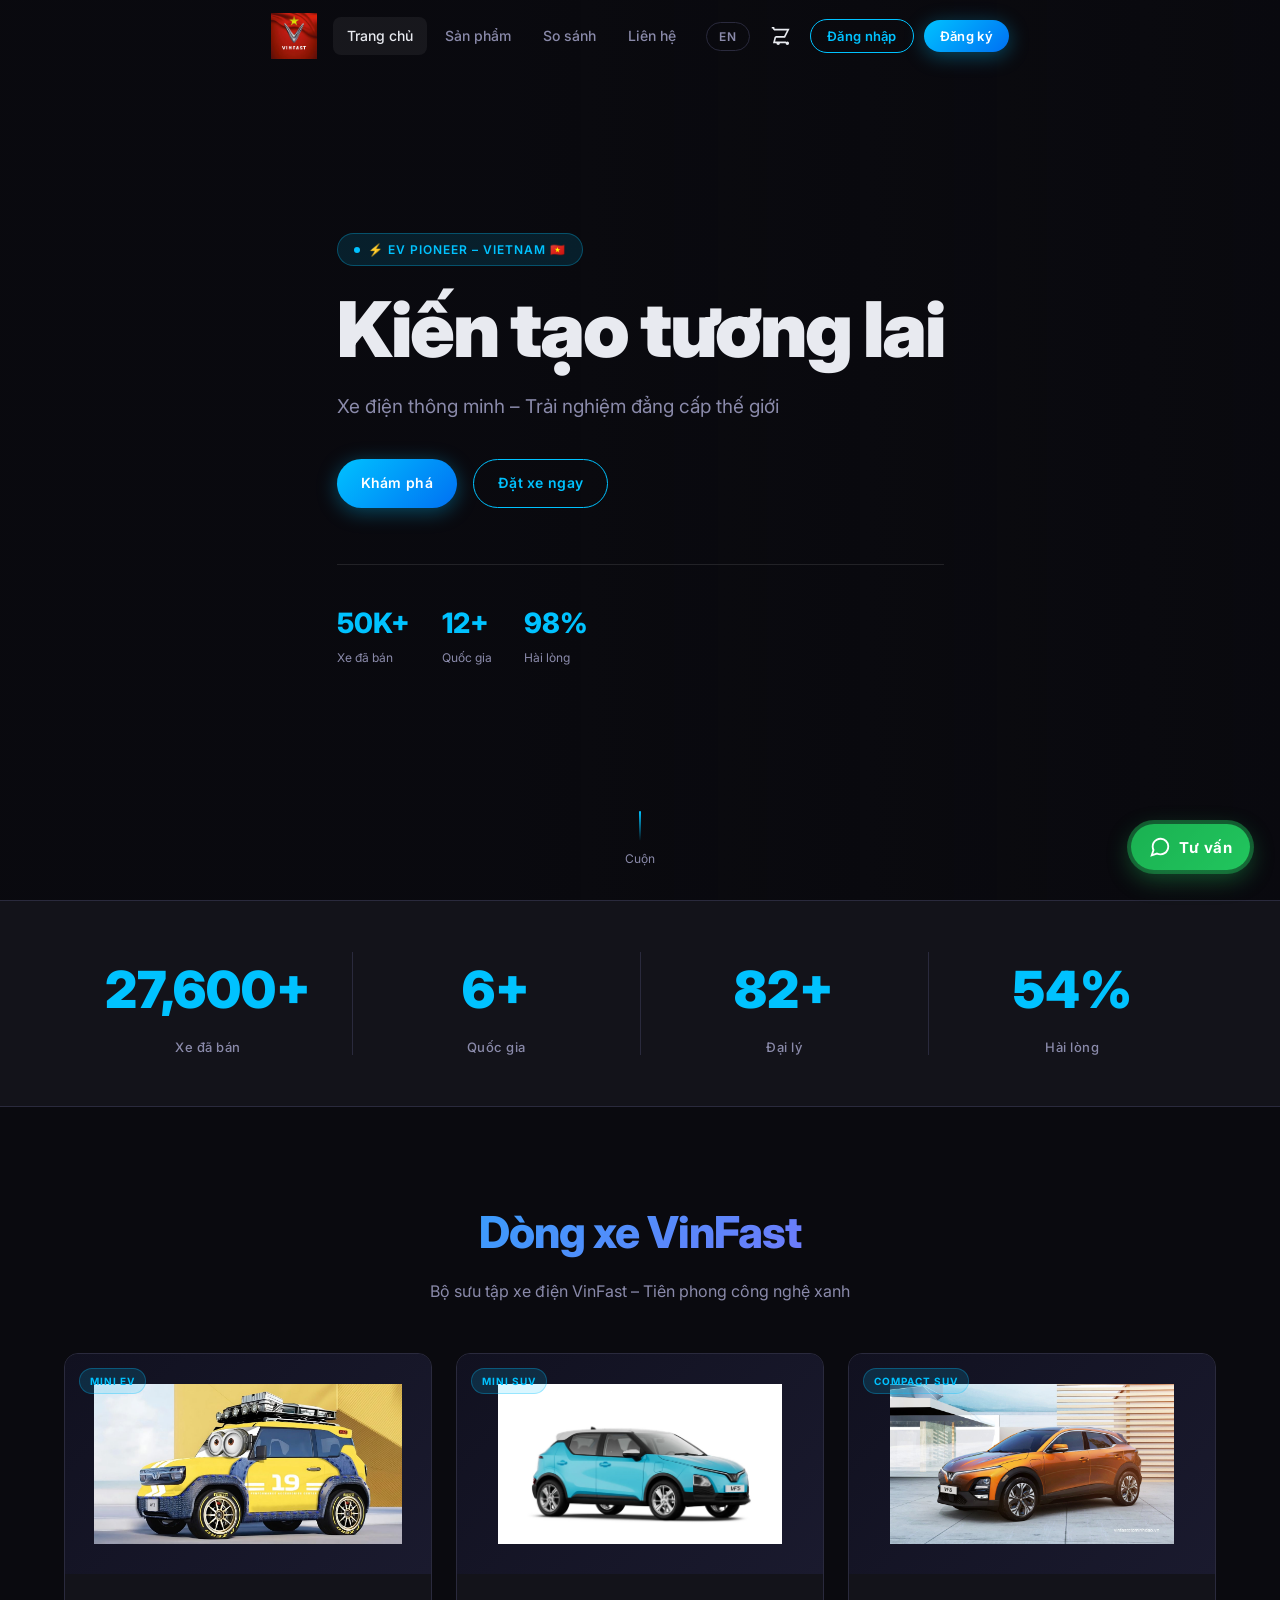
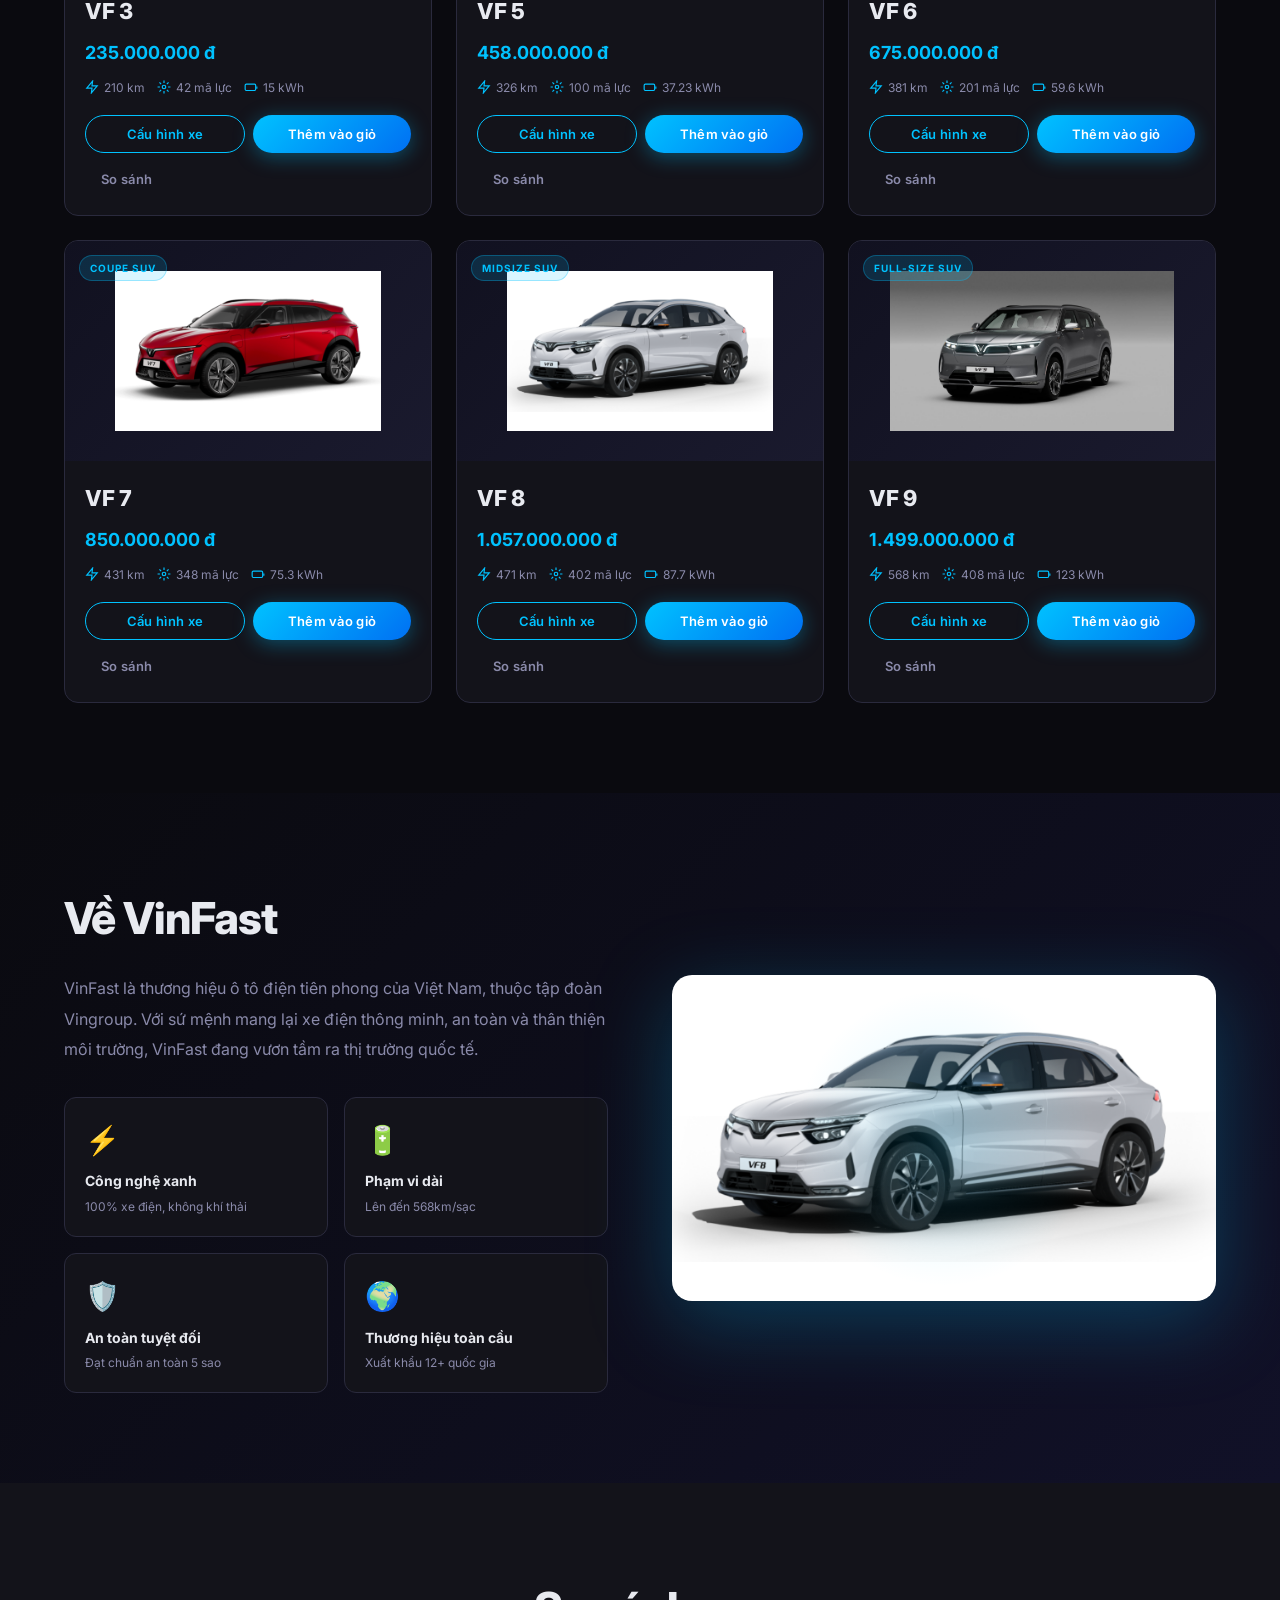
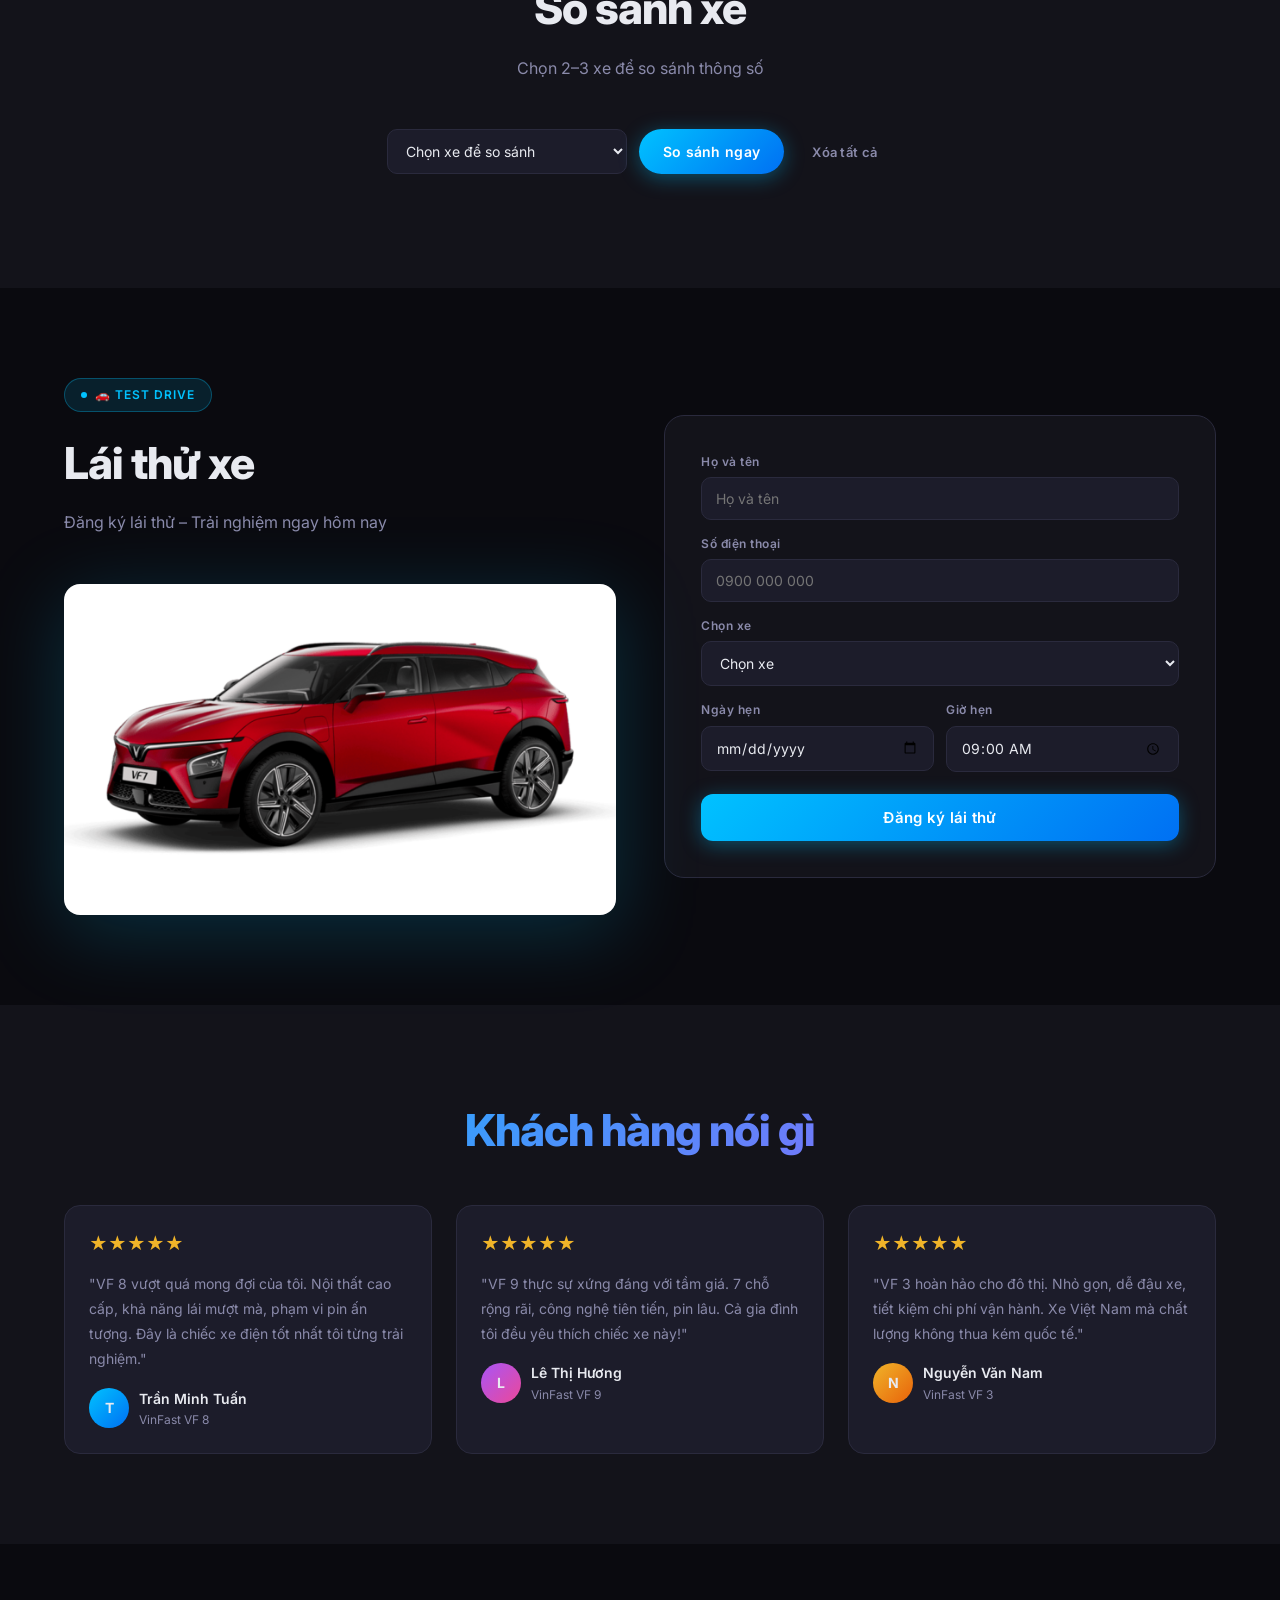
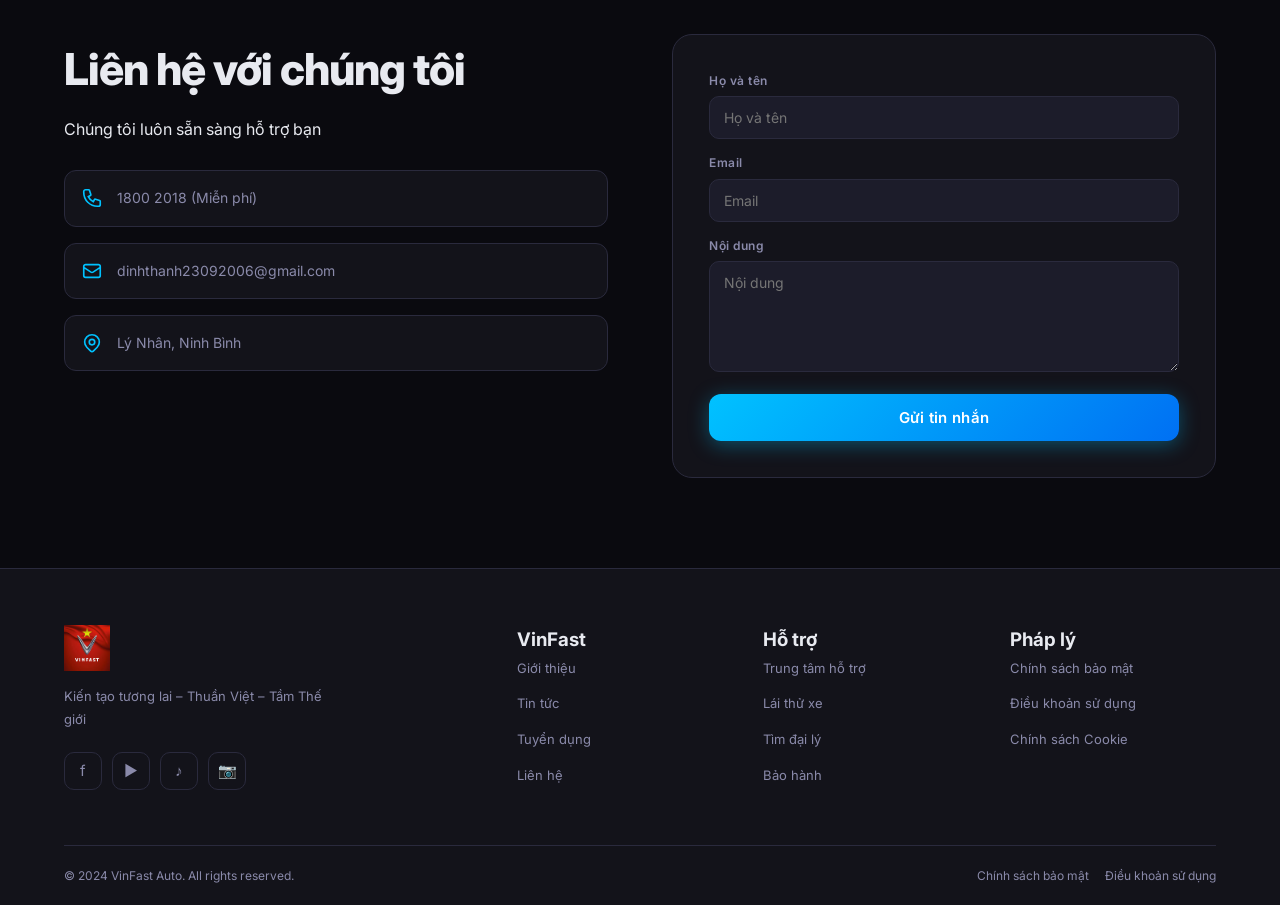
<file: index.html>
<!DOCTYPE html>
<html lang="vi">
<head>
<meta charset="UTF-8">
<meta name="viewport" content="width=device-width,initial-scale=1">
<title>VinFast – Xe Điện Thông Minh | Kiến Tạo Tương Lai</title>
<meta name="description" content="VinFast – Thương hiệu xe điện hàng đầu Việt Nam. Khám phá dòng xe điện VF 3, VF 5, VF 6, VF 7, VF 8, VF 9 thông minh, hiện đại, an toàn.">
<link rel="stylesheet" href="css/style.css?v=1.1">
</head>
<body>

<!-- ===== HEADER ===== -->
<header id="main-header">
  <div class="container"><div class="header-inner">
    <a href="#" class="logo">
      <img src="images/vinfast_logo.png" alt="VinFast" class="logo-img">
    </a>
    <nav class="nav-links">
      <a href="#hero" data-i18n="nav_home" class="active">Trang chủ</a>
      <a href="#products" data-i18n="nav_products">Sản phẩm</a>
      <a href="#compare" data-i18n="nav_compare">So sánh</a>
      <a href="#contact" data-i18n="nav_contact">Liên hệ</a>
    </nav>
    <div class="header-actions">
      <button id="lang-toggle" class="lang-btn">EN</button>
      <button class="cart-btn" onclick="openCart()" aria-label="Giỏ hàng">
        <svg viewBox="0 0 24 24" fill="none" stroke-width="1.8"><path d="M3 3h2l.4 2M7 13h10l4-8H5.4M7 13l-1.5 6h13M10 21a1 1 0 100-2 1 1 0 000 2zm10 0a1 1 0 100-2 1 1 0 000 2z"/></svg>
        <span id="cart-badge">0</span>
      </button>
      <button id="nav-login-btn" class="btn btn-outline btn-sm" onclick="openAuthModal('login')" data-i18n="nav_login">Đăng nhập</button>
      <button id="nav-reg-btn" class="btn btn-primary btn-sm" onclick="openAuthModal('register')" data-i18n="nav_register">Đăng ký</button>
      <div id="nav-user-menu">
        <div class="user-avatar" id="user-avatar-letter">U</div>
        <span id="nav-username"></span>
        <a href="profile.html" class="btn btn-outline btn-sm" style="padding:4px 10px;font-size:12px;border-radius:6px;text-decoration:none;margin-right:8px" data-i18n="nav_profile">Hồ sơ</a>
        <button class="logout-btn" onclick="handleLogout()" data-i18n="nav_logout">Đăng xuất</button>
      </div>
    </div>
    <button id="hamburger-btn" class="hamburger" aria-label="Menu">
      <span></span><span></span><span></span>
    </button>
  </div></div>
</header>

<!-- MOBILE MENU -->
<div id="mobile-menu">
  <a href="#hero" data-i18n="nav_home">Trang chủ</a>
  <a href="#products" data-i18n="nav_products">Sản phẩm</a>
  <a href="#compare" data-i18n="nav_compare">So sánh</a>
  <a href="#contact" data-i18n="nav_contact">Liên hệ</a>
  <div class="mobile-actions">
    <button id="lang-toggle-mobile" class="lang-btn" onclick="AppState.setLang(AppState.lang==='vi'?'en':'vi')">EN</button>
    <button id="mob-login-btn" class="btn btn-outline btn-sm" onclick="openAuthModal('login')" data-i18n="nav_login">Đăng nhập</button>
    <button id="mob-reg-btn" class="btn btn-primary btn-sm" onclick="openAuthModal('register')" data-i18n="nav_register">Đăng ký</button>
    <div id="mob-user-actions" style="display:none; gap:10px;">
      <a href="profile.html" class="btn btn-outline btn-sm" data-i18n="nav_profile">Hồ sơ</a>
      <button class="btn btn-ghost btn-sm" onclick="handleLogout()" data-i18n="nav_logout">Đăng xuất</button>
    </div>
  </div>
</div>

<!-- ===== HERO ===== -->
<section id="hero">
  <div class="hero-bg" style="background-image:url('https://cmu-cdn.vinfast.vn/2024/03/13aafffa-img_20240322_091149.jpg')"></div>
  <div class="container">
    <div class="hero-content">
      <div class="hero-badge">⚡ EV PIONEER – VIETNAM 🇻🇳</div>
      <h1 class="hero-title">
        <span data-i18n="hero_slogan">Kiến tạo<br>tương lai</span>
      </h1>
      <p class="hero-sub" data-i18n="hero_sub">Xe điện thông minh – Trải nghiệm đẳng cấp thế giới</p>
      <div class="hero-cta">
        <a href="#products" class="btn btn-primary" data-i18n="hero_cta1">Khám phá</a>
        <a href="#testdrive" class="btn btn-outline" data-i18n="hero_cta2">Đặt xe ngay</a>
      </div>
      <div class="hero-stats">
        <div class="hero-stat-item">
          <div class="hero-stat-num">50K+</div>
          <div class="hero-stat-label" data-i18n="stat_cars">Xe đã bán</div>
        </div>
        <div class="hero-stat-item">
          <div class="hero-stat-num">12+</div>
          <div class="hero-stat-label" data-i18n="stat_countries">Quốc gia</div>
        </div>
        <div class="hero-stat-item">
          <div class="hero-stat-num">98%</div>
          <div class="hero-stat-label" data-i18n="stat_satisfaction">Hài lòng</div>
        </div>
      </div>
    </div>
  </div>
  <div class="hero-scroll"><div class="scroll-dot"></div><span data-i18n="hero_scroll">Scroll</span></div>
</section>

<!-- ===== STATS ===== -->
<section id="stats-section">
  <h2 style="display:none;" data-i18n="stat_title">Thống kê</h2>
  <div class="container">
    <div class="stats-grid">
      <div class="stat-card animate-on-scroll">
        <div class="stat-number" data-target="50000" data-suffix="+">0</div>
        <div class="stat-label" data-i18n="stat_cars">Xe đã bán</div>
      </div>
      <div class="stat-card animate-on-scroll">
        <div class="stat-number" data-target="12" data-suffix="+">0</div>
        <div class="stat-label" data-i18n="stat_countries">Quốc gia</div>
      </div>
      <div class="stat-card animate-on-scroll">
        <div class="stat-number" data-target="150" data-suffix="+">0</div>
        <div class="stat-label" data-i18n="stat_dealers">Đại lý</div>
      </div>
      <div class="stat-card animate-on-scroll">
        <div class="stat-number" data-target="98" data-suffix="%">0</div>
        <div class="stat-label" data-i18n="stat_satisfaction">Hài lòng</div>
      </div>
    </div>
  </div>
</section>

<!-- ===== PRODUCTS ===== -->
<section id="products" class="section">
  <div class="container">
    <div class="text-center animate-on-scroll">
      <h2 class="section-title text-gradient" data-i18n="products_title">Dòng xe VinFast</h2>
      <p class="section-sub" data-i18n="products_sub">Bộ sưu tập xe điện VinFast – Tiên phong công nghệ xanh</p>
    </div>
    <div id="products-grid"></div>
  </div>
</section>

<!-- ===== ABOUT ===== -->
<section id="about" class="section">
  <div class="container">
    <div class="about-grid">
      <div class="about-text animate-on-scroll">
        <h2 class="section-title" data-i18n="about_title">Về VinFast</h2>
        <p data-i18n="about_desc">VinFast là thương hiệu ô tô điện tiên phong của Việt Nam, thuộc tập đoàn Vingroup. Với sứ mệnh mang lại xe điện thông minh, an toàn và thân thiện môi trường, VinFast đang vươn tầm ra thị trường quốc tế.</p>
        <div class="about-features">
          <div class="about-feature"><div class="about-feature-icon">⚡</div><div class="about-feature-title" data-i18n="about_feat1_title">Công nghệ xanh</div><div class="about-feature-desc" data-i18n="about_feat1_desc">100% xe điện, không khí thải</div></div>
          <div class="about-feature"><div class="about-feature-icon">🔋</div><div class="about-feature-title" data-i18n="about_feat2_title">Phạm vi dài</div><div class="about-feature-desc" data-i18n="about_feat2_desc">Lên đến 568km/sạc</div></div>
          <div class="about-feature"><div class="about-feature-icon">🛡️</div><div class="about-feature-title" data-i18n="about_feat3_title">An toàn tuyệt đối</div><div class="about-feature-desc" data-i18n="about_feat3_desc">Đạt chuẩn an toàn 5 sao</div></div>
          <div class="about-feature"><div class="about-feature-icon">🌍</div><div class="about-feature-title" data-i18n="about_feat4_title">Thương hiệu toàn cầu</div><div class="about-feature-desc" data-i18n="about_feat4_desc">Xuất khẩu 12+ quốc gia</div></div>
        </div>
      </div>
      <div class="about-visual animate-on-scroll">
        <img src="images/vf8.png" alt="VinFast VF 8" style="width:100%;border-radius:20px;filter:drop-shadow(0 20px 40px rgba(0,194,255,.25))">
        <div class="about-glow"></div>
      </div>
    </div>
  </div>
</section>

<!-- ===== COMPARE ===== -->
<section id="compare" class="section">
  <div class="container">
    <div class="text-center animate-on-scroll">
      <h2 class="section-title" data-i18n="compare_title">So sánh xe</h2>
      <p class="section-sub" data-i18n="compare_sub">Chọn 2–3 xe để so sánh thông số</p>
    </div>
    <div style="display:flex;gap:12px;justify-content:center;flex-wrap:wrap;margin-bottom:24px">
      <select id="compare-select" class="form-input" style="max-width:240px"><option>Chọn xe...</option></select>
      <button class="btn btn-primary" onclick="goCompare()" data-i18n="compare_btn">So sánh ngay</button>
      <button class="btn btn-ghost" onclick="AppState.clearCompare();document.getElementById('compare-section').style.display='none'" data-i18n="compare_clear">Xóa tất cả</button>
    </div>
    <div id="compare-section">
      <table id="compare-table"></table>
    </div>
  </div>
</section>

<!-- ===== TEST DRIVE ===== -->
<section id="testdrive" class="section">
  <div class="container">
    <div class="testdrive-grid">
      <div class="animate-on-scroll">
        <div class="hero-badge" style="margin-bottom:16px">🚗 TEST DRIVE</div>
        <h2 class="section-title" data-i18n="testdrive_title">Lái thử xe</h2>
        <p class="section-sub" data-i18n="testdrive_sub">Đăng ký lái thử – Trải nghiệm ngay hôm nay</p>
        <img src="images/vf7.png" alt="Test Drive" style="width:100%;border-radius:16px;filter:drop-shadow(0 16px 40px rgba(0,194,255,.2));margin-top:20px">
      </div>
      <div class="testdrive-form-box animate-on-scroll">
        <div id="td-success" class="success-msg"></div>
        <form id="testdrive-form">
          <div class="form-group">
            <label class="form-label" data-i18n="testdrive_name">Họ và tên</label>
            <input id="td-name" type="text" class="form-input" data-i18n-placeholder="testdrive_name" placeholder="Họ và tên" required>
          </div>
          <div class="form-group">
            <label class="form-label" data-i18n="testdrive_phone">Số điện thoại</label>
            <input id="td-phone" type="tel" class="form-input" placeholder="0900 000 000" required>
          </div>
          <div class="form-group">
            <label class="form-label" data-i18n="testdrive_car">Chọn xe</label>
            <select id="td-car" class="form-input" required><option value="">-- Chọn dòng xe --</option></select>
          </div>
          <div class="form-row">
            <div class="form-group">
              <label class="form-label" data-i18n="testdrive_date">Ngày hẹn</label>
              <input id="td-date" type="date" class="form-input" required>
            </div>
            <div class="form-group">
              <label class="form-label" data-i18n="testdrive_time">Giờ hẹn</label>
              <input id="td-time" type="time" class="form-input" value="09:00" required>
            </div>
          </div>
          <button type="submit" class="btn btn-primary form-submit" data-i18n="testdrive_submit">Đăng ký lái thử</button>
        </form>
      </div>
    </div>
  </div>
</section>

<!-- ===== REVIEWS ===== -->
<section id="reviews">
  <div class="container">
    <div class="text-center animate-on-scroll">
      <h2 class="section-title text-gradient" data-i18n="reviews_title">Khách hàng nói gì</h2>
    </div>
    <div class="reviews-grid" style="margin-top:40px">
      <div class="review-card animate-on-scroll">
        <div class="review-stars">★★★★★</div>
        <p class="review-text" data-i18n="review_1_text">"VF 8 vượt quá mong đợi của tôi. Nội thất cao cấp, khả năng lái mượt mà, phạm vi pin ấn tượng. Đây là chiếc xe điện tốt nhất tôi từng trải nghiệm."</p>
        <div class="review-author"><div class="review-avatar" style="background:linear-gradient(135deg,#00c2ff,#0070f3)">T</div><div><div class="review-name">Trần Minh Tuấn</div><div class="review-model">VinFast VF 8</div></div></div>
      </div>
      <div class="review-card animate-on-scroll">
        <div class="review-stars">★★★★★</div>
        <p class="review-text" data-i18n="review_2_text">"VF 9 thực sự xứng đáng với tầm giá. 7 chỗ rộng rãi, công nghệ tiên tiến, pin lâu. Cả gia đình tôi đều yêu thích chiếc xe này!"</p>
        <div class="review-author"><div class="review-avatar" style="background:linear-gradient(135deg,#a855f7,#ec4899)">L</div><div><div class="review-name">Lê Thị Hương</div><div class="review-model">VinFast VF 9</div></div></div>
      </div>
      <div class="review-card animate-on-scroll">
        <div class="review-stars">★★★★★</div>
        <p class="review-text" data-i18n="review_3_text">"VF 3 hoàn hảo cho đô thị. Nhỏ gọn, dễ đậu xe, tiết kiệm chi phí vận hành. Xe Việt Nam mà chất lượng không thua kém quốc tế."</p>
        <div class="review-author"><div class="review-avatar" style="background:linear-gradient(135deg,#f0b429,#e8620a)">N</div><div><div class="review-name">Nguyễn Văn Nam</div><div class="review-model">VinFast VF 3</div></div></div>
      </div>
    </div>
  </div>
</section>

<!-- ===== CONTACT ===== -->
<section id="contact" class="section">
  <div class="container">
    <div class="contact-grid">
      <div class="animate-on-scroll">
        <h2 class="section-title" data-i18n="contact_title">Liên hệ với chúng tôi</h2>
        <p data-i18n="contact_sub">Chúng tôi luôn sẵn sàng hỗ trợ bạn</p>
        <div class="contact-items" style="margin-top:28px">
          <div class="contact-item"><svg viewBox="0 0 24 24" fill="none" stroke-width="1.8"><path d="M3 5a2 2 0 012-2h3.28a1 1 0 01.948.684l1.498 4.493a1 1 0 01-.502 1.21l-2.257 1.13a11.042 11.042 0 005.516 5.516l1.13-2.257a1 1 0 011.21-.502l4.493 1.498a1 1 0 01.684.949V19a2 2 0 01-2 2h-1C9.716 21 3 14.284 3 6V5z"/></svg><span data-i18n="contact_phone">1800 2018 (Miễn phí)</span></div>
          <div class="contact-item"><svg viewBox="0 0 24 24" fill="none" stroke-width="1.8"><path d="M3 8l7.89 5.26a2 2 0 002.22 0L21 8M5 19h14a2 2 0 002-2V7a2 2 0 00-2-2H5a2 2 0 00-2 2v10a2 2 0 002 2z"/></svg><span>dinhthanh23092006@gmail.com</span></div>
          <div class="contact-item"><svg viewBox="0 0 24 24" fill="none" stroke-width="1.8"><path d="M17.657 16.657L13.414 20.9a1.998 1.998 0 01-2.827 0l-4.244-4.243a8 8 0 1111.314 0z"/><path d="M15 11a3 3 0 11-6 0 3 3 0 016 0z"/></svg><span data-i18n="contact_address">Lý Nhân,Ninh Bình</span></div>
        </div>
      </div>
      <div class="contact-form-box animate-on-scroll">
        <div id="contact-success" class="success-msg"></div>
        <form id="contact-form">
          <div class="form-group">
            <label class="form-label" data-i18n="contact_name">Họ và tên</label>
            <input type="text" class="form-input" data-i18n-placeholder="contact_name" placeholder="Họ và tên" required>
          </div>
          <div class="form-group">
            <label class="form-label" data-i18n="contact_email">Email</label>
            <input type="email" class="form-input" data-i18n-placeholder="contact_email" placeholder="Email" required>
          </div>
          <div class="form-group">
            <label class="form-label" data-i18n="contact_message">Nội dung</label>
            <textarea class="form-input" rows="5" data-i18n-placeholder="contact_message" placeholder="Nội dung tin nhắn..." required style="resize:vertical"></textarea>
          </div>
          <button type="submit" class="btn btn-primary form-submit" data-i18n="contact_submit">Gửi tin nhắn</button>
        </form>
      </div>
    </div>
  </div>
</section>

<!-- ===== FOOTER ===== -->
<footer>
  <div class="container">
    <div class="footer-grid">
      <div class="footer-brand">
        <div class="logo">
          <img src="images/vinfast_logo.png" alt="VinFast" class="logo-img">
        </div>
        <p style="margin-top:12px" data-i18n="footer_slogan">Kiến tạo tương lai – Thuần Việt – Tầm Thế giới</p>
        <div class="footer-social">
          <a href="#" class="social-btn" aria-label="Facebook">f</a>
          <a href="#" class="social-btn" aria-label="YouTube">▶</a>
          <a href="#" class="social-btn" aria-label="TikTok">♪</a>
          <a href="#" class="social-btn" aria-label="Instagram">📷</a>
        </div>
      </div>
      <div class="footer-col">
        <h3>VinFast</h3>
        <ul>
          <li><a href="#" data-i18n="footer_about">Giới thiệu</a></li>
          <li><a href="#" data-i18n="footer_news">Tin tức</a></li>
          <li><a href="#" data-i18n="footer_careers">Tuyển dụng</a></li>
          <li><a href="#contact" data-i18n="footer_contact">Liên hệ</a></li>
        </ul>
      </div>
      <div class="footer-col">
        <h3 data-i18n="footer_support">Hỗ trợ</h3>
        <ul>
          <li><a href="#" data-i18n="footer_support_center">Trung tâm hỗ trợ</a></li>
          <li><a href="#testdrive" data-i18n="footer_testdrive">Lái thử xe</a></li>
          <li><a href="#" data-i18n="footer_dealers">Tìm đại lý</a></li>
          <li><a href="#" data-i18n="footer_warranty">Bảo hành</a></li>
        </ul>
      </div>
      <div class="footer-col">
        <h3 data-i18n="footer_legal">Pháp lý</h3>
        <ul>
          <li><a href="#" data-i18n="footer_policy">Chính sách bảo mật</a></li>
          <li><a href="#" data-i18n="footer_terms">Điều khoản sử dụng</a></li>
          <li><a href="#" data-i18n="footer_cookie">Cookie Policy</a></li>
        </ul>
      </div>
    </div>
    <div class="footer-bottom">
      <p class="footer-copy" data-i18n="footer_copy">© 2024 VinFast Auto. All rights reserved.</p>
      <div class="footer-legal">
        <a href="#" data-i18n="footer_policy">Chính sách</a>
        <a href="#" data-i18n="footer_terms">Điều khoản</a>
      </div>
    </div>
  </div>
</footer>

<!-- ===== CART SIDEBAR ===== -->
<div id="cart-overlay"></div>
<aside id="cart-sidebar">
  <div class="cart-header">
    <h2 data-i18n="cart_title">🛒 Giỏ hàng</h2>
    <button class="cart-close" onclick="closeCart()">✕</button>
  </div>
  <div id="cart-body"></div>
  <div class="cart-footer">
    <div class="cart-total-row">
      <span class="cart-total-label" data-i18n="cart_total">Tổng cộng</span>
      <span id="cart-total-price">0 đ</span>
    </div>
    <button class="btn btn-primary cart-checkout-btn" onclick="showToast('Tính năng thanh toán đang phát triển')" data-i18n="cart_checkout">Thanh toán</button>
  </div>
</aside>

<!-- ===== AUTH MODAL ===== -->
<div id="auth-modal">
  <div class="auth-box">
    <button class="auth-close" onclick="closeAuthModal()">✕</button>
    <div class="auth-logo"><span class="logo-badge" style="font-size:22px;padding:10px 24px;letter-spacing:3px">VinFast</span></div>
    <div class="auth-tabs">
      <button class="auth-tab-btn active" data-tab="login" onclick="switchAuthTab('login')" data-i18n="auth_login">Đăng nhập</button>
      <button class="auth-tab-btn" data-tab="register" onclick="switchAuthTab('register')" data-i18n="auth_register">Đăng ký</button>
    </div>
    <!-- Login -->
    <form id="login-form">
      <div class="form-group"><label class="form-label" data-i18n="auth_email">Email</label><input id="login-email" type="email" class="form-input" placeholder="email@gmail.com" required></div>
      <div class="form-group"><label class="form-label" data-i18n="auth_password">Mật khẩu</label><input id="login-password" type="password" class="form-input" placeholder="••••••••" required></div>
      <p id="login-error" class="form-error"></p>
      <button type="submit" class="btn btn-primary form-submit" data-i18n="auth_submit_login">Đăng nhập</button>
      <p class="auth-switch" data-i18n="auth_no_acc">Chưa có tài khoản? <a onclick="switchAuthTab('register')">Đăng ký ngay</a></p>
    </form>
    <!-- Register -->
    <form id="reg-form" style="display:none">
      <div class="form-group"><label class="form-label" data-i18n="auth_name">Họ và tên</label><input id="reg-name" type="text" class="form-input" placeholder="Nguyễn Văn A" required></div>
      <div class="form-group"><label class="form-label" data-i18n="auth_email">Email</label><input id="reg-email" type="email" class="form-input" placeholder="email@gmail.com" required></div>
      <div class="form-group"><label class="form-label" data-i18n="auth_password">Mật khẩu</label><input id="reg-password" type="password" class="form-input" placeholder="••••••••" required></div>
      <div class="form-group"><label class="form-label" data-i18n="auth_confirm">Xác nhận mật khẩu</label><input id="reg-confirm" type="password" class="form-input" placeholder="••••••••" required></div>
      <p id="reg-error" class="form-error"></p>
      <button type="submit" class="btn btn-primary form-submit" data-i18n="auth_submit_reg">Tạo tài khoản</button>
      <p class="auth-switch" data-i18n="auth_have_acc">Đã có tài khoản? <a onclick="switchAuthTab('login')">Đăng nhập</a></p>
    </form>
  </div>
</div>

<div id="configurator-modal">
  <div class="config-box" style="position:relative">
    <button class="config-close" onclick="closeConfigurator()">✕</button>

    <!-- LEFT: Preview + Info -->
    <div class="config-preview">
      <img id="config-car-img" src="images/vf8.png" alt="Car Preview">
      <h3 id="config-car-name">VF 8</h3>
      <p id="config-color-name"></p>

      <!-- Quick Specs Grid -->
      <div id="config-specs-grid" class="config-specs-grid"></div>

      <!-- Description -->
      <div class="config-desc-block">
        <div class="config-section-label" data-i18n="config_desc">Mô tả</div>
        <p id="config-desc-text" class="config-desc-text"></p>
      </div>

      <!-- Highlights -->
      <div class="config-desc-block">
        <div class="config-section-label" data-i18n="config_highlights">Điểm nổi bật</div>
        <ul id="config-highlights-list" class="config-highlights-list"></ul>
      </div>
    </div>

    <!-- RIGHT: Options -->
    <div class="config-form">
      <h2 style="font-size:20px;font-weight:800" data-i18n="config_title">Cấu hình xe</h2>

      <div>
        <div class="config-section-label" data-i18n="config_color">Màu xe</div>
        <div id="config-colors" class="color-swatches"></div>
      </div>

      <div>
        <div class="config-section-label" data-i18n="config_version">Phiên bản</div>
        <div id="config-versions" class="version-btns"></div>
        <p id="config-version-desc" class="config-version-desc"></p>
      </div>

      <div>
        <div class="config-section-label" data-i18n="config_battery">Gói pin</div>
        <div id="config-battery" class="battery-options"></div>
      </div>

      <div class="config-price-wrap">
        <div class="config-price-label" data-i18n="config_price">Giá dự kiến</div>
        <div id="config-price">0 đ</div>
      </div>
      <button class="btn btn-primary" style="width:100%;justify-content:center;padding:14px;border-radius:12px" onclick="addConfigToCart()" data-i18n="config_order">Đặt cọc</button>
    </div>
  </div>
</div>

<!-- ===== COMPARE BAR ===== -->
<div id="compare-bar">
  <div id="compare-bar-list"></div>
  <div class="compare-bar-actions">
    <button class="btn btn-primary btn-sm" onclick="goCompare()" data-i18n="compare_btn">So sánh ngay</button>
    <button class="btn btn-ghost btn-sm" onclick="AppState.clearCompare()" data-i18n="compare_clear">Xóa</button>
  </div>
</div>

<!-- ===== CHAT WIDGET ===== -->
<div id="chat-widget" class="chat-widget">
  <!-- Popup Menu -->
  <div id="chat-menu" class="chat-menu">
    <div class="chat-menu-header">
      <h3 data-i18n="chat_support">Hỗ trợ 24/7</h3>
      <button class="chat-close" onclick="toggleChatMenu()">✕</button>
    </div>
    <div class="chat-menu-body">
      <a href="tel:0963392741" class="chat-item">
        <div class="chat-icon phone-icon">
          <svg viewBox="0 0 24 24" fill="none" stroke="currentColor" stroke-width="2"><path d="M22 16.92v3a2 2 0 0 1-2.18 2 19.79 19.79 0 0 1-8.63-3.07 19.5 19.5 0 0 1-6-6 19.79 19.79 0 0 1-3.07-8.67A2 2 0 0 1 4.11 2h3a2 2 0 0 1 2 1.72 12.84 12.84 0 0 0 .7 2.81 2 2 0 0 1-.45 2.11L8.09 9.91a16 16 0 0 0 6 6l1.27-1.27a2 2 0 0 1 2.11-.45 12.84 12.84 0 0 0 2.81.7A2 2 0 0 1 22 16.92z"></path></svg>
        </div>
        <span>0963392741</span>
      </a>
      <a href="https://www.messenger.com/e2ee/t/29501870559427008" target="_blank" class="chat-item">
        <div class="chat-icon mess-icon">
          <svg viewBox="0 0 24 24" fill="currentColor"><path d="M12 2C6.477 2 2 6.145 2 11.26c0 2.915 1.536 5.498 3.905 7.155V22l3.565-1.956c.805.228 1.65.352 2.53.352 5.523 0 10-4.145 10-9.26S17.523 2 12 2zm1.09 11.535l-2.73-2.915-5.327 2.915 5.86-6.22 2.768 2.915 5.29-2.915-5.86 6.22z"/></svg>
        </div>
        <span data-i18n="chat_mess">Chat Mess</span>
      </a>
      <a href="https://zalo.me/0963392741" target="_blank" class="chat-item">
        <div class="chat-icon zalo-icon">
          <span style="font-size:10px;font-weight:900;letter-spacing:0">Zalo</span>
        </div>
        <span data-i18n="chat_zalo">Chat Zalo</span>
      </a>
    </div>
  </div>
  
  <!-- Floating Button -->
  <button class="chat-fab" onclick="toggleChatMenu()">
    <span class="chat-fab-pulse"></span>
    <span class="chat-fab-inner">
      <svg viewBox="0 0 24 24" fill="none" stroke="currentColor" stroke-width="2"><path d="M21 11.5a8.38 8.38 0 0 1-.9 3.8 8.5 8.5 0 0 1-7.6 4.7 8.38 8.38 0 0 1-3.8-.9L3 21l1.9-5.7a8.38 8.38 0 0 1-.9-3.8 8.5 8.5 0 0 1 4.7-7.6 8.38 8.38 0 0 1 3.8-.9h.5a8.48 8.48 0 0 1 8 8v.5z"></path></svg>
      <span class="chat-fab-text" data-i18n="chat_advise">Tư vấn</span>
    </span>
  </button>
</div>

<script src="js/data.js?v=1.1"></script>
<script src="js/app.js?v=1.1"></script>
</body>
</html>
</file>
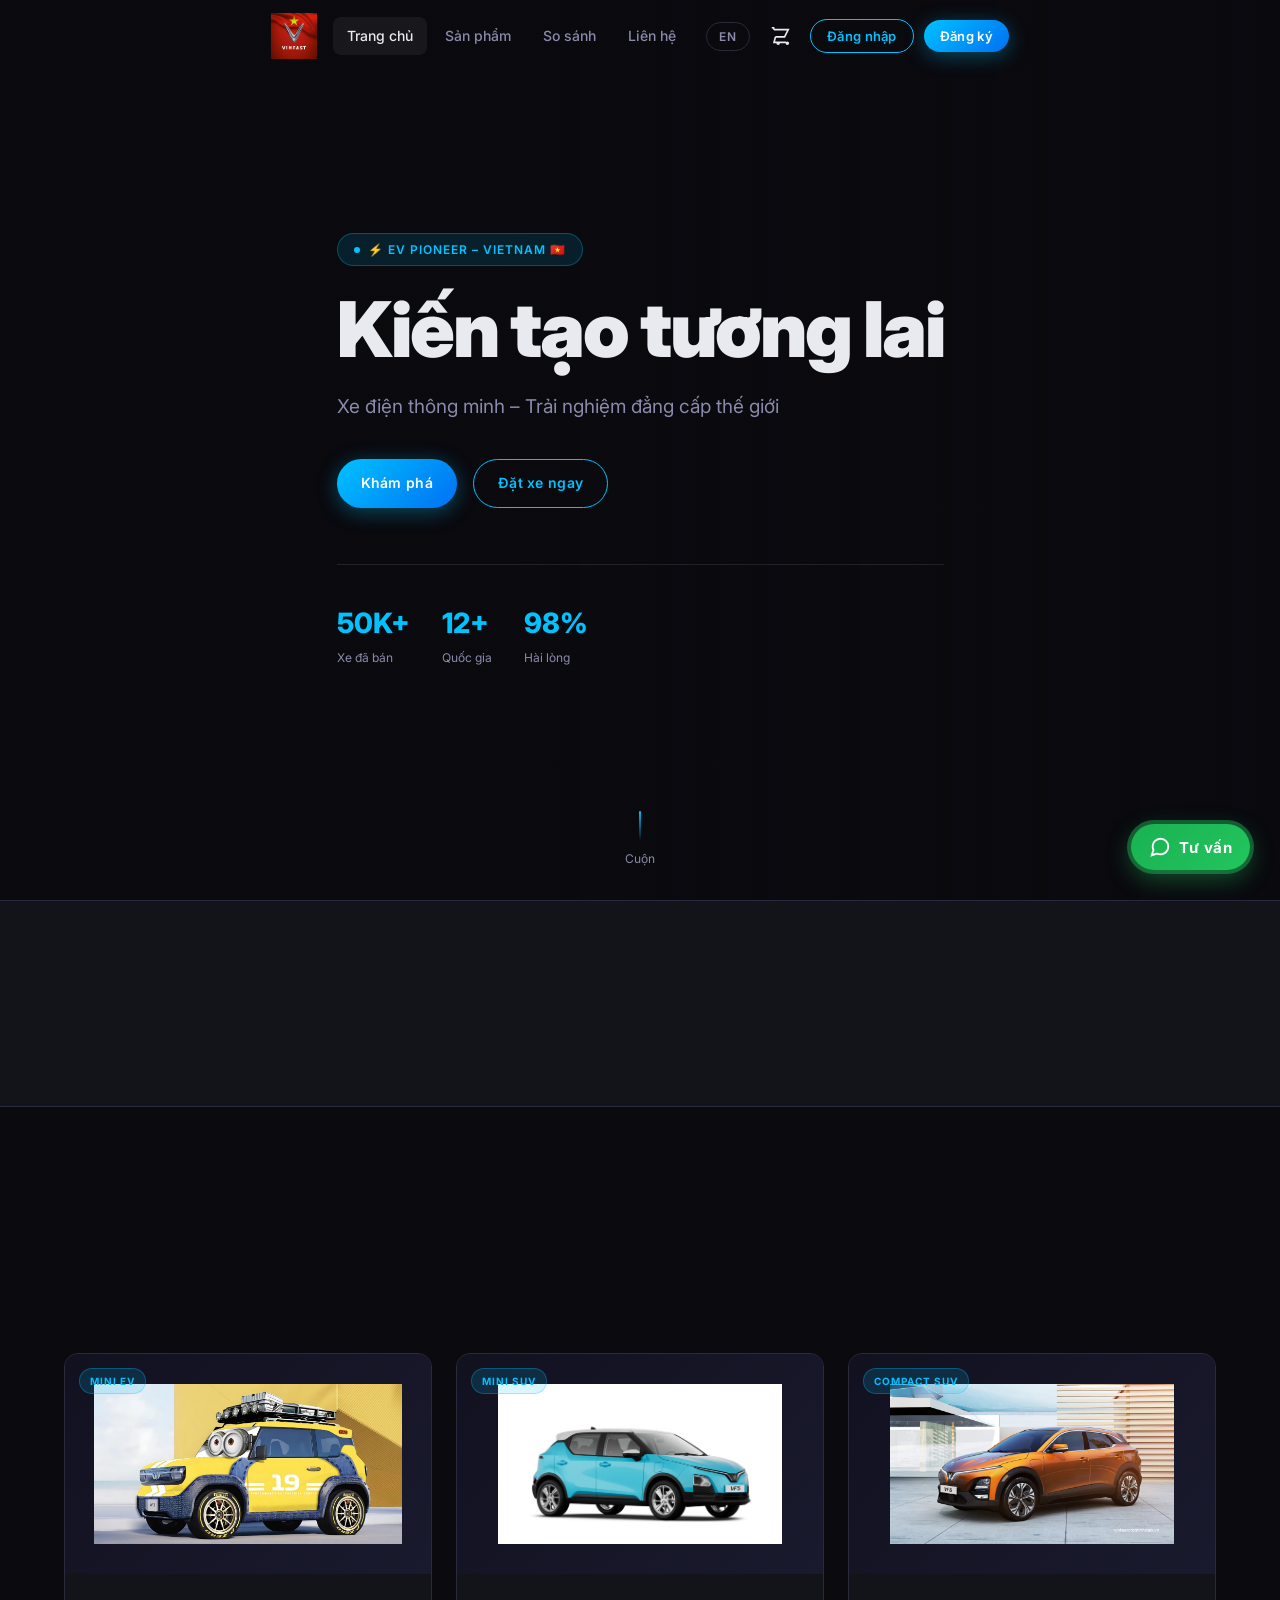
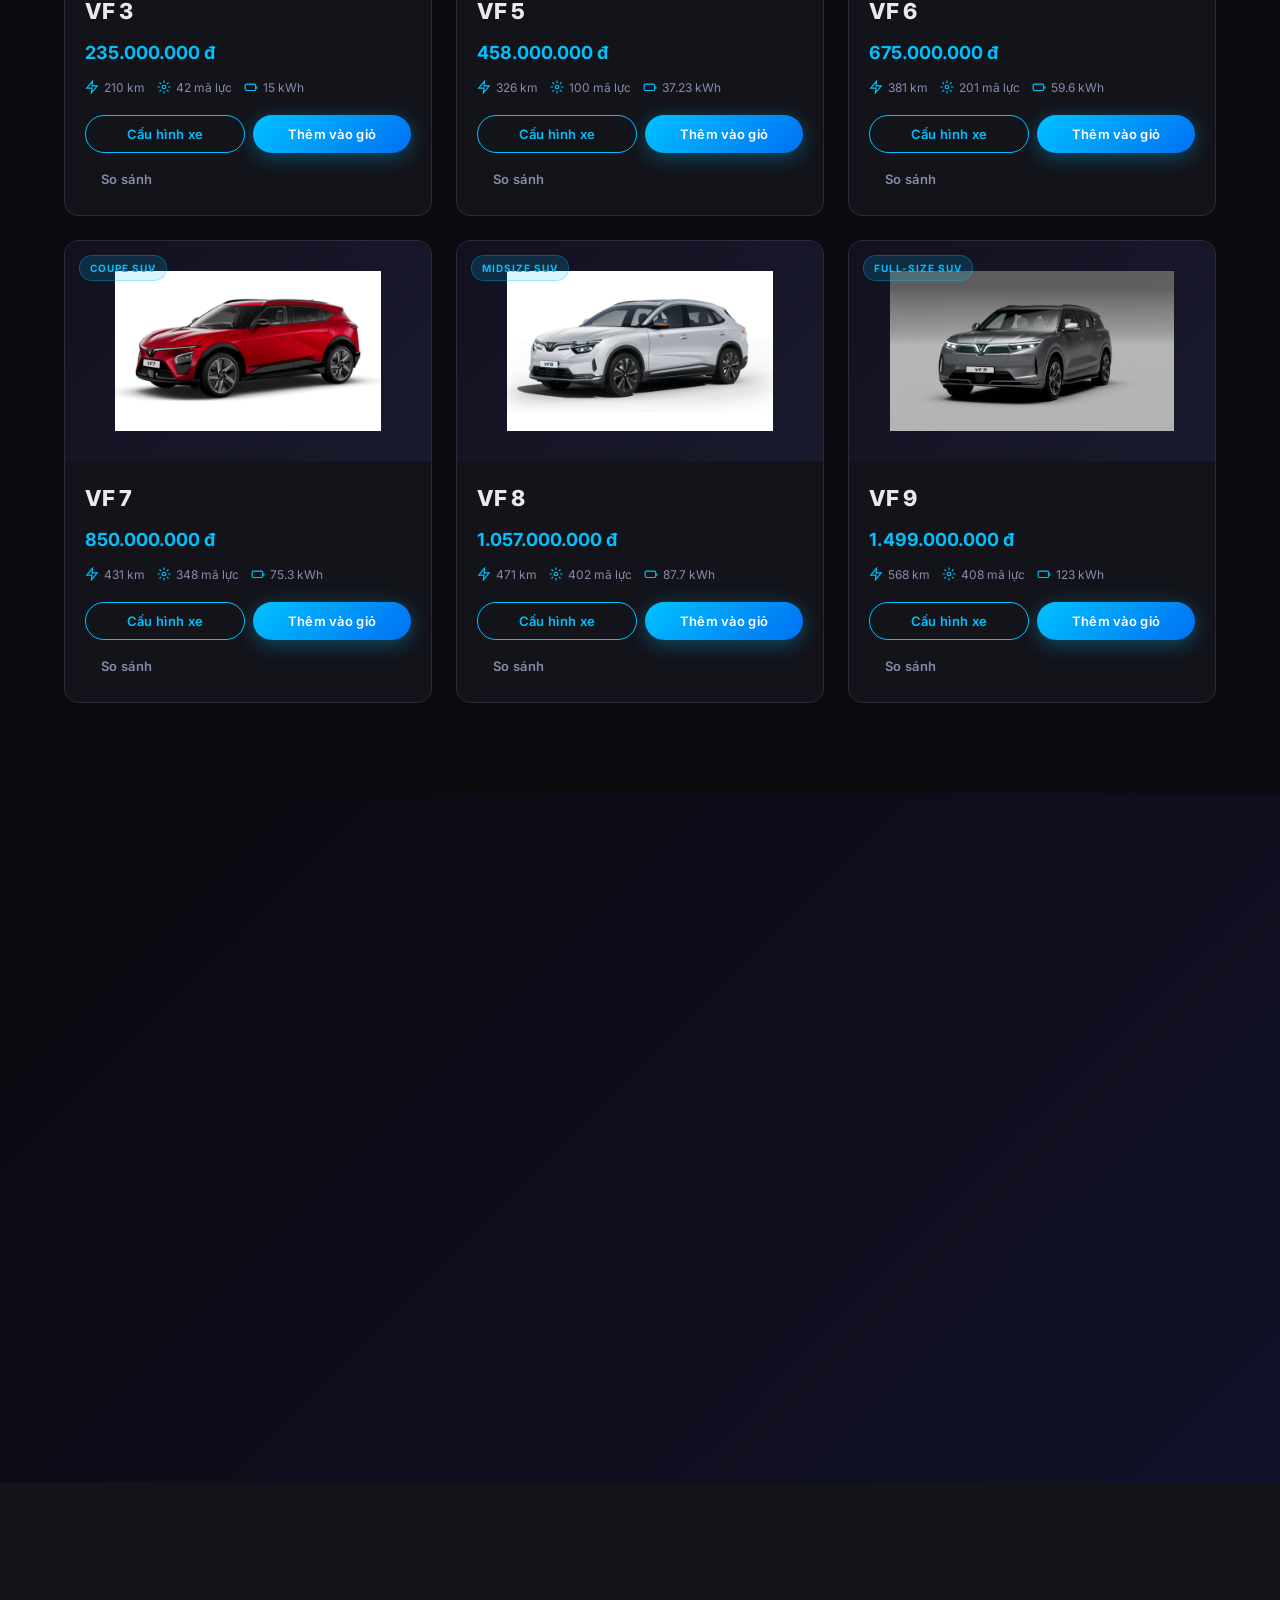
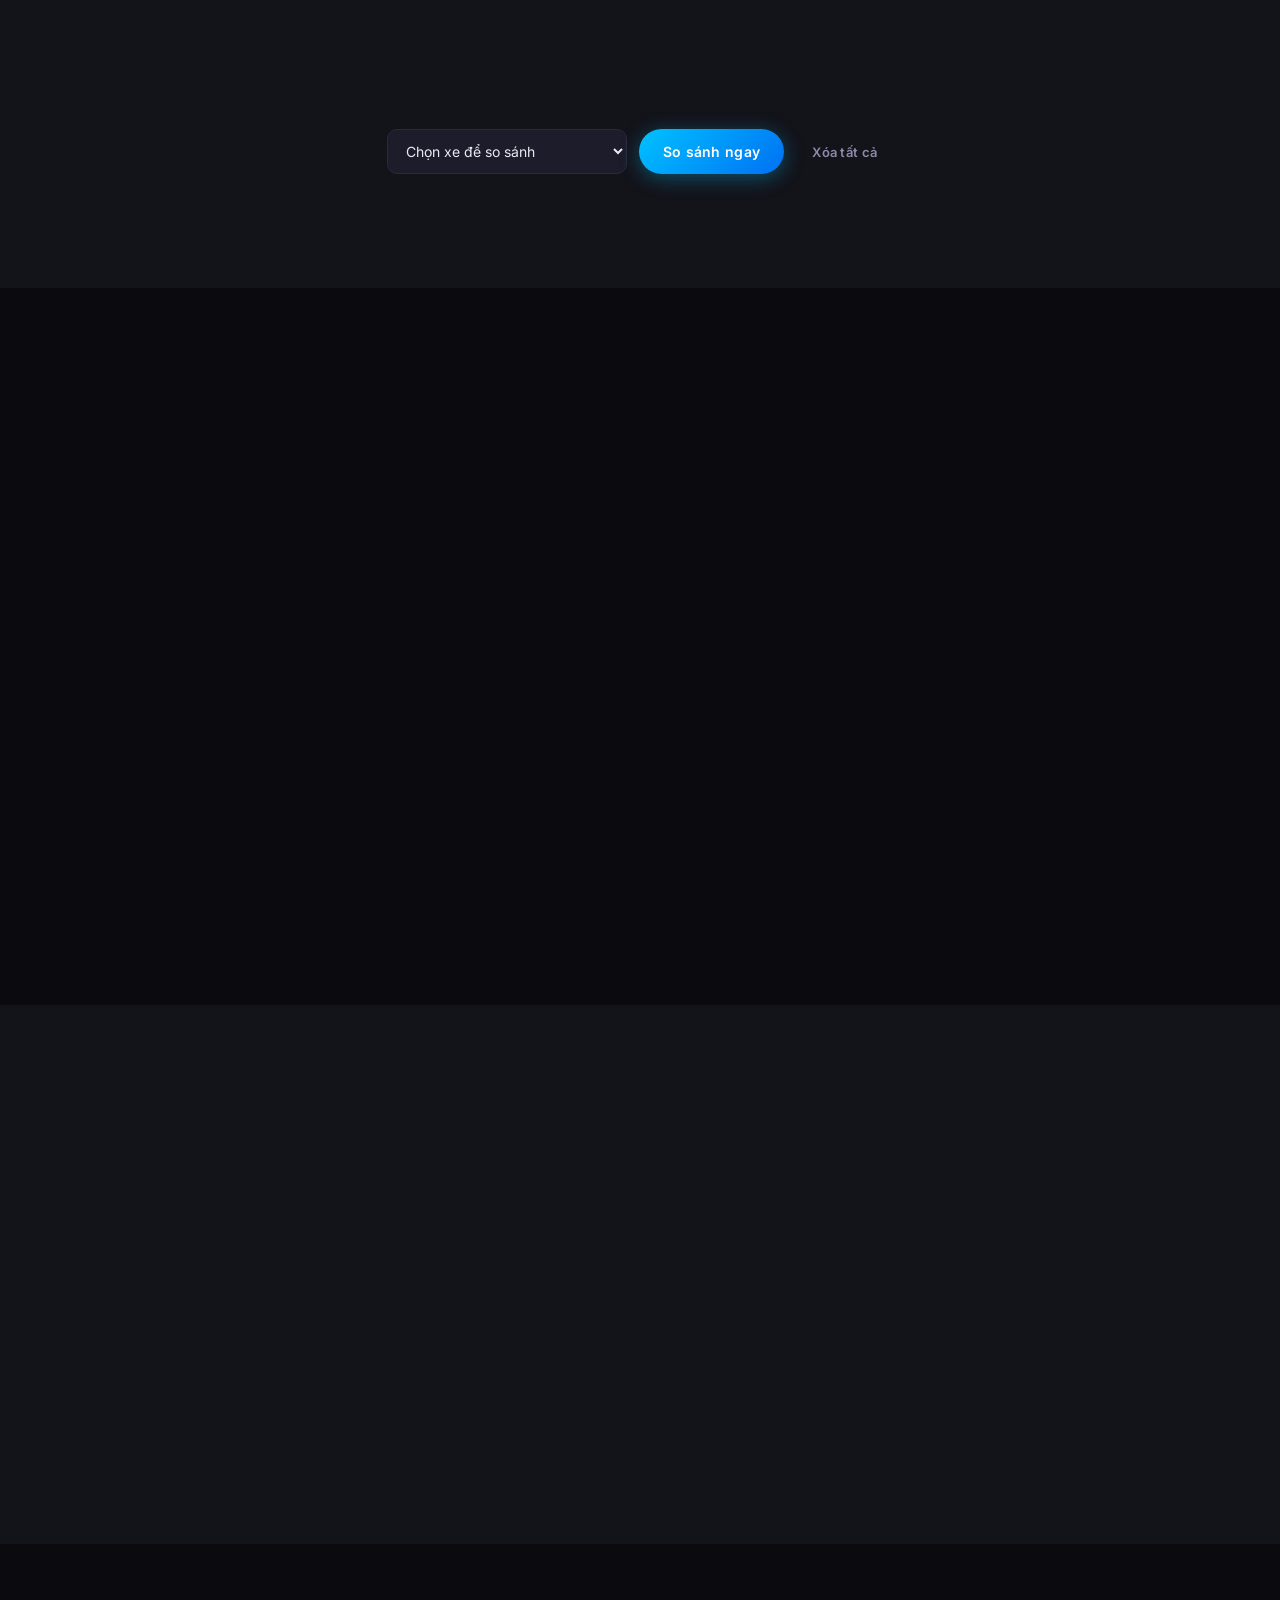
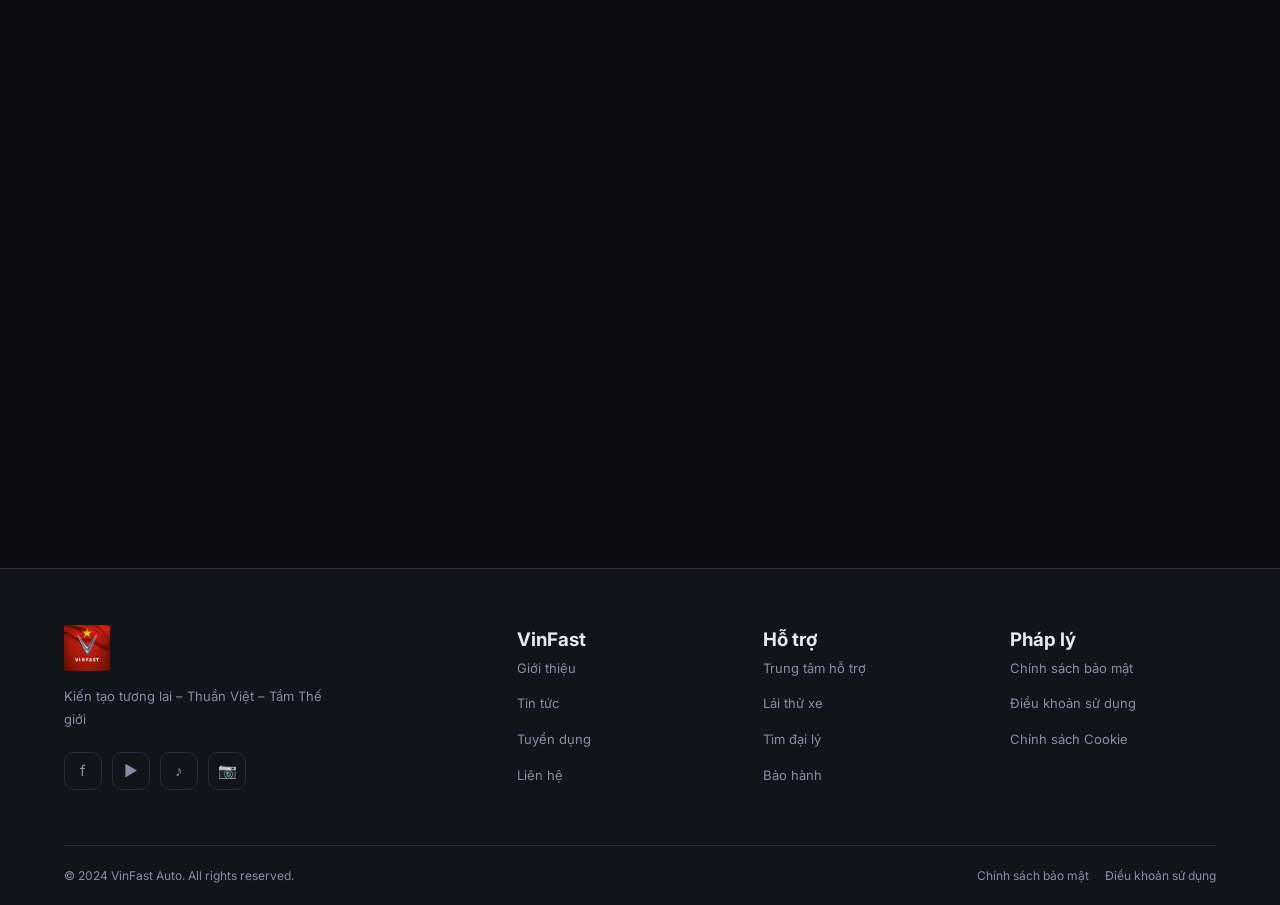
<file: profile.html>
<!DOCTYPE html>
<html lang="vi">

<head>
  <meta charset="UTF-8">
  <meta name="viewport" content="width=device-width,initial-scale=1">
  <title>Thông tin cá nhân | VinFast</title>
  <link rel="stylesheet" href="css/style.css?v=1.1">
  <style>
    body {
      background: #0f172a;
      color: #f8fafc;
    }

    .profile-section {
      padding: 120px 0 60px;
      min-height: calc(100vh - 300px);
    }

    .profile-grid {
      display: grid;
      grid-template-columns: 1fr 2fr;
      gap: 30px;
      margin-top: 40px;
    }

    @media(max-width: 768px) {
      .profile-grid {
        grid-template-columns: 1fr;
      }
    }

    .profile-card {
      background: rgba(255, 255, 255, 0.03);
      border: 1px solid rgba(255, 255, 255, 0.1);
      border-radius: 20px;
      padding: 30px;
      backdrop-filter: blur(10px);
    }

    .profile-avatar-wrap {
      text-align: center;
      margin-bottom: 24px;
    }

    .profile-avatar-big {
      width: 100px;
      height: 100px;
      border-radius: 50%;
      background: linear-gradient(135deg, #00c2ff, #0070f3);
      color: white;
      font-size: 40px;
      font-weight: 800;
      display: flex;
      align-items: center;
      justify-content: center;
      margin: 0 auto 16px;
      box-shadow: 0 10px 25px rgba(0, 194, 255, 0.3);
    }

    .profile-name-text {
      font-size: 24px;
      font-weight: 700;
      margin-bottom: 4px;
    }

    .profile-email-text {
      color: #94a3b8;
      font-size: 14px;
    }

    .order-history-list {
      margin-top: 20px;
    }

    .order-empty {
      text-align: center;
      padding: 40px 20px;
      background: rgba(0, 0, 0, 0.2);
      border-radius: 12px;
      color: #94a3b8;
    }
  </style>
</head>

<body>

  <!-- ===== HEADER ===== -->
  <header id="main-header" class="scrolled">
    <div class="container">
      <div class="header-inner">
        <a href="index.html" class="logo">
          <img src="images/vinfast_logo.png" alt="VinFast" class="logo-img">
        </a>
        <nav class="nav-links">
          <a href="index.html#hero" data-i18n="nav_home">Trang chủ</a>
          <a href="index.html#products" data-i18n="nav_products">Sản phẩm</a>
          <a href="index.html#compare" data-i18n="nav_compare">So sánh</a>
          <a href="index.html#contact" data-i18n="nav_contact">Liên hệ</a>
        </nav>
        <div class="header-actions">
          <button id="lang-toggle" class="lang-btn">EN</button>
          <button class="cart-btn" onclick="openCart()" aria-label="Giỏ hàng">
            <svg viewBox="0 0 24 24" fill="none" stroke-width="1.8">
              <path
                d="M3 3h2l.4 2M7 13h10l4-8H5.4M7 13l-1.5 6h13M10 21a1 1 0 100-2 1 1 0 000 2zm10 0a1 1 0 100-2 1 1 0 000 2z" />
            </svg>
            <span id="cart-badge">0</span>
          </button>
          <button id="nav-login-btn" class="btn btn-outline btn-sm" onclick="openAuthModal('login')"
            data-i18n="nav_login">Đăng nhập</button>
          <button id="nav-reg-btn" class="btn btn-primary btn-sm" onclick="openAuthModal('register')"
            data-i18n="nav_register">Đăng ký</button>
          <div id="nav-user-menu" style="display:none;align-items:center;gap:12px;position:relative">
            <div class="user-avatar" id="user-avatar-letter">U</div>
            <span id="nav-username"></span>
            <a href="profile.html" class="btn btn-outline btn-sm active"
              style="padding:4px 10px;font-size:12px;border-radius:6px;text-decoration:none;margin-right:8px"
              data-i18n="nav_profile">Hồ sơ</a>
            <button class="logout-btn" onclick="handleProfileLogout()" data-i18n="nav_logout">Đăng xuất</button>
          </div>
        </div>
        <button id="hamburger-btn" class="hamburger" aria-label="Menu">
          <span></span><span></span><span></span>
        </button>
      </div>
    </div>
  </header>

  <!-- MOBILE MENU -->
  <div id="mobile-menu">
    <a href="index.html#hero" data-i18n="nav_home">Trang chủ</a>
    <a href="index.html#products" data-i18n="nav_products">Sản phẩm</a>
    <a href="index.html#compare" data-i18n="nav_compare">So sánh</a>
    <a href="index.html#contact" data-i18n="nav_contact">Liên hệ</a>
    <div class="mobile-actions">
      <button id="lang-toggle-mobile" class="lang-btn"
        onclick="AppState.setLang(AppState.lang==='vi'?'en':'vi')">EN</button>
      <button id="mob-login-btn" class="btn btn-outline btn-sm" onclick="openAuthModal('login')"
        data-i18n="nav_login">Đăng nhập</button>
      <button id="mob-reg-btn" class="btn btn-primary btn-sm" onclick="openAuthModal('register')"
        data-i18n="nav_register">Đăng ký</button>
      <div id="mob-user-actions" style="display:none; gap:10px;">
        <a href="profile.html" class="btn btn-outline btn-sm active" data-i18n="nav_profile">Hồ sơ</a>
        <button class="btn btn-ghost btn-sm" onclick="handleProfileLogout()" data-i18n="nav_logout">Đăng xuất</button>
      </div>
    </div>
  </div>

  <!-- PROFILE SECTION -->
  <section class="profile-section">
    <div class="container">
      <div class="text-center animate-on-scroll">
        <h2 class="section-title text-gradient" data-i18n="profile_title">Thông tin cá nhân</h2>
      </div>

      <div class="profile-grid">
        <!-- Cột Trái: Avatar & Tóm tắt -->
        <div class="profile-card animate-on-scroll" style="align-self: start;">
          <div class="profile-avatar-wrap">
            <div class="profile-avatar-big" id="prof-avatar-letter">U</div>
            <div class="profile-name-text" id="prof-display-name">Người dùng</div>
            <div class="profile-email-text" id="prof-display-email">email@example.com</div>
          </div>
        </div>

        <!-- Cột Phải: Form thông tin & Lịch sử -->
        <div class="profile-body">
          <div class="profile-card animate-on-scroll" style="margin-bottom: 30px;">
            <h3
              style="font-size: 20px; font-weight: 700; border-bottom: 1px solid rgba(255,255,255,0.1); padding-bottom: 16px; margin-bottom: 24px;"
              data-i18n="profile_info">Thông tin chung</h3>
            <form id="profile-form">
              <div class="form-group">
                <label class="form-label" data-i18n="profile_name">Họ và tên</label>
                <input type="text" id="prof-name" class="form-input" required>
              </div>
              <div class="form-group">
                <label class="form-label" data-i18n="profile_email">Email</label>
                <input type="email" id="prof-email" class="form-input" disabled
                  style="opacity: 0.7; cursor: not-allowed;">
              </div>
              <button type="submit" class="btn btn-primary" data-i18n="profile_save">Lưu thay đổi</button>
            </form>
          </div>

          <div class="profile-card animate-on-scroll">
            <h3
              style="font-size: 20px; font-weight: 700; border-bottom: 1px solid rgba(255,255,255,0.1); padding-bottom: 16px; margin-bottom: 24px;"
              data-i18n="profile_orders">Lịch sử đơn hàng</h3>
            <div class="order-history-list">
              <div class="order-empty">
                <svg viewBox="0 0 24 24" fill="none" stroke="currentColor" stroke-width="1.5"
                  style="width:48px;height:48px;margin-bottom:16px;opacity:0.5;display:inline-block;">
                  <path
                    d="M3 3h2l.4 2M7 13h10l4-8H5.4M7 13l-1.5 6h13M7 13l-1-4M10 21a1 1 0 100-2 1 1 0 000 2zm10 0a1 1 0 100-2 1 1 0 000 2z" />
                </svg>
                <div data-i18n="profile_no_orders">Chưa có đơn hàng nào.</div>
              </div>
            </div>
          </div>
        </div>
      </div>
    </div>
  </section>

  <!-- ===== FOOTER ===== -->
  <footer>
    <div class="container">
      <div class="footer-grid">
        <div class="footer-brand">
          <div class="logo">
            <img src="images/vinfast_logo.png" alt="VinFast" class="logo-img">
          </div>
          <p style="margin-top:12px" data-i18n="footer_slogan">Kiến tạo tương lai – Thuần Việt – Tầm Thế giới</p>
          <div class="footer-social">
            <a href="#" class="social-btn" aria-label="Facebook">f</a>
            <a href="#" class="social-btn" aria-label="YouTube">▶</a>
            <a href="#" class="social-btn" aria-label="TikTok">♪</a>
            <a href="#" class="social-btn" aria-label="Instagram">📷</a>
          </div>
        </div>
        <div class="footer-col">
          <h4>VinFast</h4>
          <ul>
            <li><a href="#" data-i18n="footer_about">Giới thiệu</a></li>
            <li><a href="#" data-i18n="footer_news">Tin tức</a></li>
            <li><a href="#" data-i18n="footer_careers">Tuyển dụng</a></li>
            <li><a href="index.html#contact" data-i18n="footer_contact">Liên hệ</a></li>
          </ul>
        </div>
        <div class="footer-col">
          <h4 data-i18n="footer_support">Hỗ trợ</h4>
          <ul>
            <li><a href="#" data-i18n="footer_support_center">Trung tâm hỗ trợ</a></li>
            <li><a href="index.html#testdrive" data-i18n="footer_testdrive">Lái thử xe</a></li>
            <li><a href="#" data-i18n="footer_dealers">Tìm đại lý</a></li>
            <li><a href="#" data-i18n="footer_warranty">Bảo hành</a></li>
          </ul>
        </div>
        <div class="footer-col">
          <h4 data-i18n="footer_legal">Pháp lý</h4>
          <ul>
            <li><a href="#" data-i18n="footer_policy">Chính sách bảo mật</a></li>
            <li><a href="#" data-i18n="footer_terms">Điều khoản sử dụng</a></li>
            <li><a href="#" data-i18n="footer_cookie">Cookie Policy</a></li>
          </ul>
        </div>
      </div>
      <div class="footer-bottom">
        <p class="footer-copy" data-i18n="footer_copy">© 2024 VinFast Auto. All rights reserved.</p>
        <div class="footer-legal">
          <a href="#" data-i18n="footer_policy">Chính sách</a>
          <a href="#" data-i18n="footer_terms">Điều khoản</a>
        </div>
      </div>
    </div>
  </footer>

  <!-- ===== CART SIDEBAR & AUTH (Must be exactly same layout for JS) ===== -->
  <div id="cart-overlay"></div>
  <aside id="cart-sidebar">
    <div class="cart-header">
      <h2 data-i18n="cart_title">🛒 Giỏ hàng</h2>
      <button class="cart-close" onclick="closeCart()">✕</button>
    </div>
    <div id="cart-body"></div>
    <div class="cart-footer">
      <div class="cart-total-row">
        <span class="cart-total-label" data-i18n="cart_total">Tổng cộng</span>
        <span id="cart-total-price">0 đ</span>
      </div>
      <button class="btn btn-primary cart-checkout-btn" onclick="showToast('Tính năng thanh toán đang phát triển')"
        data-i18n="cart_checkout">Thanh toán</button>
    </div>
  </aside>

  <!-- We still need auth modal in DOM because app.js might try to open it if user clicks "Đăng nhập" before redirected -->
  <div id="auth-modal">
    <div class="auth-box"><button class="auth-close" onclick="closeAuthModal()">✕</button>
      <div class="auth-tabs"><button class="auth-tab-btn active" data-tab="login"
          onclick="switchAuthTab('login')">...</button></div>
      <form id="login-form"></form>
      <form id="reg-form" style="display:none"></form>
    </div>
  </div>

  <!-- WIDGETS -->
  <div id="chat-widget" class="chat-widget">
    <button class="chat-fab" onclick="toggleChatMenu()">
      <div class="chat-fab-pulse"></div>
      <div class="chat-fab-inner"><svg viewBox="0 0 24 24" fill="none" stroke="currentColor" stroke-width="2">
          <path
            d="M21 11.5a8.38 8.38 0 0 1-.9 3.8 8.5 8.5 0 0 1-7.6 4.7 8.38 8.38 0 0 1-3.8-.9L3 21l1.9-5.7a8.38 8.38 0 0 1-.9-3.8 8.5 8.5 0 0 1 4.7-7.6 8.38 8.38 0 0 1 3.8-.9h.5a8.48 8.48 0 0 1 8 8v.5z">
          </path>
        </svg><span class="chat-fab-text" data-i18n="chat_advise">Tư vấn</span></div>
    </button>
    <div id="chat-menu" class="chat-menu">
      <div class="chat-menu-header">
        <h3 data-i18n="chat_support">Hỗ trợ 24/7</h3><button class="chat-close" onclick="toggleChatMenu()">✕</button>
      </div>
    </div>
  </div>

  <script src="js/data.js?v=1.1"></script>
  <script src="js/app.js?v=1.1"></script>
  <script>
    function handleProfileLogout() {
      handleLogout();
      setTimeout(() => {
        window.location.href = 'index.html';
      }, 500);
    }

    document.addEventListener('DOMContentLoaded', () => {
      const user = AppState.user;
      if (!user) {
        showToast(t('toast_login_required'), 'error');
        setTimeout(() => window.location.href = 'index.html', 1000);
        return;
      }

      // Populate profile data
      const nameInput = document.getElementById('prof-name');
      const emailInput = document.getElementById('prof-email');
      const dispName = document.getElementById('prof-display-name');
      const dispEmail = document.getElementById('prof-display-email');
      const avatarLtr = document.getElementById('prof-avatar-letter');

      if (nameInput) nameInput.value = user.name || '';
      if (emailInput) emailInput.value = user.email || '';
      if (dispName) dispName.textContent = user.name || '';
      if (dispEmail) dispEmail.textContent = user.email || '';
      if (avatarLtr) avatarLtr.textContent = user.name ? user.name.charAt(0).toUpperCase() : 'U';

      const form = document.getElementById('profile-form');
      if (form) {
        form.addEventListener('submit', (e) => {
          e.preventDefault();
          const newName = nameInput.value.trim();
          if (!newName) return;

          // Update users array in localStorage
          const users = getUsers();
          const userIndex = users.findIndex(u => u.email === user.email);
          if (userIndex > -1) {
            users[userIndex].name = newName;
            saveUsers(users);
          }

          // Update AppState
          user.name = newName;
          AppState.setUser(user);

          // Update headers and page
          updateUserUI(); // This will refresh top header
          dispName.textContent = newName;
          avatarLtr.textContent = newName.charAt(0).toUpperCase();

          showToast(t('toast_update_success'));
        });
      }
    });
  </script>
</body>

</html>
</file>
<file: css/style.css>
@import url('https://fonts.googleapis.com/css2?family=Inter:wght@300;400;500;600;700;800;900&display=swap');

/* ===== RESET & BASE ===== */
*,*::before,*::after{box-sizing:border-box;margin:0;padding:0}
html{scroll-behavior:smooth}
body{font-family:'Inter',sans-serif;background:#0a0a0f;color:#e8eaf0;overflow-x:hidden;line-height:1.6}
img{max-width:100%;display:block}
a{text-decoration:none;color:inherit}
button{cursor:pointer;border:none;background:none;font-family:inherit}
input,textarea,select{font-family:inherit}
ul{list-style:none}

/* ===== CSS VARIABLES ===== */
:root{
  --c-bg:#0a0a0f;
  --c-surface:#13131a;
  --c-surface2:#1c1c2a;
  --c-border:#2a2a3d;
  --c-text:#e8eaf0;
  --c-muted:#8a8aaa;
  --c-primary:#00c2ff;
  --c-primary-dark:#0090cc;
  --c-accent:#ff4d6d;
  --c-gold:#f0b429;
  --c-success:#22c55e;
  --header-h:72px;
  --radius:14px;
  --radius-sm:8px;
  --shadow:0 8px 32px rgba(0,194,255,.10);
  --transition:.28s cubic-bezier(.4,0,.2,1);
}

/* ===== SCROLLBAR ===== */
::-webkit-scrollbar{width:6px}
::-webkit-scrollbar-track{background:#0a0a0f}
::-webkit-scrollbar-thumb{background:#2a2a3d;border-radius:3px}

/* ===== UTILITY ===== */
.container{max-width:1200px;margin:0 auto;padding:0 24px}
.section{padding:90px 0}
.section-title{font-size:clamp(28px,4vw,44px);font-weight:800;letter-spacing:-1px;margin-bottom:12px}
.section-sub{color:var(--c-muted);font-size:16px;margin-bottom:48px}
.text-center{text-align:center}
.text-gradient{background:linear-gradient(135deg,var(--c-primary),#a855f7);-webkit-background-clip:text;-webkit-text-fill-color:transparent;background-clip:text}

/* ===== BUTTONS ===== */
.btn{display:inline-flex;align-items:center;gap:8px;padding:12px 24px;border-radius:50px;font-size:14px;font-weight:600;transition:var(--transition);white-space:nowrap;letter-spacing:.3px}
.btn-primary{background:linear-gradient(135deg,var(--c-primary),#0070f3);color:#fff;box-shadow:0 4px 20px rgba(0,194,255,.35)}
.btn-primary:hover{transform:translateY(-2px);box-shadow:0 8px 30px rgba(0,194,255,.5)}
.btn-outline{border:1.5px solid var(--c-primary);color:var(--c-primary)}
.btn-outline:hover{background:rgba(0,194,255,.1);transform:translateY(-2px)}
.btn-ghost{color:var(--c-muted);font-size:13px;padding:8px 16px}
.btn-ghost:hover{color:var(--c-primary)}
.btn-sm{padding:8px 16px;font-size:13px}
.btn-accent{background:linear-gradient(135deg,var(--c-accent),#ff8c69);color:#fff}
.btn-accent:hover{transform:translateY(-2px);box-shadow:0 8px 24px rgba(255,77,109,.4)}

/* ===== HEADER ===== */
#main-header{position:fixed;top:0;left:0;right:0;z-index:1000;height:var(--header-h);display:flex;align-items:center;transition:var(--transition)}
#main-header.scrolled{background:rgba(10,10,15,.92);backdrop-filter:blur(20px);-webkit-backdrop-filter:blur(20px);border-bottom:1px solid var(--c-border);box-shadow:0 4px 24px rgba(0,0,0,.4)}
.header-inner{display:flex;align-items:center;justify-content:space-between;gap:16px;width:100%}
.logo-img{height:46px;width:auto;object-fit:contain;transition:var(--transition)}
.logo-img:hover{transform:scale(1.05)}
.nav-links{display:flex;align-items:center;gap:4px}
.nav-links a{padding:8px 14px;border-radius:8px;font-size:14px;font-weight:500;color:var(--c-muted);transition:var(--transition)}
.nav-links a:hover,.nav-links a.active{color:var(--c-text);background:rgba(255,255,255,.06)}
.header-actions{display:flex;align-items:center;gap:10px}
.lang-btn{padding:6px 12px;border-radius:20px;border:1.5px solid var(--c-border);color:var(--c-muted);font-size:12px;font-weight:600;transition:var(--transition);letter-spacing:1px}
.lang-btn:hover{border-color:var(--c-primary);color:var(--c-primary)}
.cart-btn{position:relative;width:40px;height:40px;display:flex;align-items:center;justify-content:center;border-radius:10px;transition:var(--transition)}
.cart-btn:hover{background:rgba(255,255,255,.06)}
.cart-btn svg{width:22px;height:22px;stroke:var(--c-text)}
#cart-badge{position:absolute;top:4px;right:4px;background:var(--c-accent);color:#fff;width:18px;height:18px;border-radius:50%;font-size:10px;font-weight:700;display:none;align-items:center;justify-content:center}
#nav-user-menu{display:none;align-items:center;gap:8px}
.user-avatar{width:36px;height:36px;border-radius:50%;background:linear-gradient(135deg,var(--c-primary),#a855f7);display:flex;align-items:center;justify-content:center;font-weight:700;font-size:14px;cursor:pointer}
#nav-username{font-size:13px;font-weight:600;color:var(--c-text);max-width:100px;overflow:hidden;text-overflow:ellipsis;white-space:nowrap}
.logout-btn{font-size:12px;color:var(--c-muted);padding:6px 10px;border-radius:8px;transition:var(--transition)}
.logout-btn:hover{color:var(--c-accent);background:rgba(255,77,109,.1)}
.hamburger{display:none;flex-direction:column;gap:5px;width:32px;padding:4px}
.hamburger span{display:block;height:2px;background:var(--c-text);border-radius:2px;transition:var(--transition)}
.hamburger.active span:nth-child(1){transform:translateY(7px) rotate(45deg)}
.hamburger.active span:nth-child(2){opacity:0}
.hamburger.active span:nth-child(3){transform:translateY(-7px) rotate(-45deg)}

/* ===== MOBILE MENU ===== */
#mobile-menu{display:none;position:fixed;top:var(--header-h);left:0;right:0;background:rgba(13,13,20,.98);backdrop-filter:blur(20px);padding:20px 24px;flex-direction:column;gap:8px;z-index:999;border-bottom:1px solid var(--c-border);transform:translateY(-10px);opacity:0;transition:var(--transition)}
#mobile-menu.open{display:flex;transform:none;opacity:1}
#mobile-menu a{padding:12px 16px;border-radius:10px;font-size:15px;font-weight:500;color:var(--c-muted)}
#mobile-menu a:hover{background:rgba(255,255,255,.06);color:var(--c-text)}
.mobile-actions{display:flex;gap:8px;flex-wrap:wrap;padding-top:8px;border-top:1px solid var(--c-border);margin-top:8px}

/* ===== HERO ===== */
#hero{min-height:100vh;position:relative;display:flex;align-items:center;overflow:hidden}
.hero-bg{position:absolute;inset:0;background-size:cover;background-position:center;will-change:transform}
.hero-bg::after{content:'';position:absolute;inset:0;background:linear-gradient(to right,rgba(10,10,15,.85) 40%,rgba(10,10,15,.3) 100%)}
.hero-content{position:relative;z-index:1;max-width:960px}
.hero-badge{display:inline-flex;align-items:center;gap:8px;padding:6px 16px;background:rgba(0,194,255,.12);border:1px solid rgba(0,194,255,.3);border-radius:50px;font-size:12px;font-weight:600;color:var(--c-primary);margin-bottom:24px;letter-spacing:1px}
.hero-badge::before{content:'';width:6px;height:6px;background:var(--c-primary);border-radius:50%;animation:pulse 2s infinite}
.hero-title{font-size:clamp(42px,6vw,84px);font-weight:900;line-height:1.05;letter-spacing:-2px;margin-bottom:20px;white-space:nowrap}
.hero-sub{font-size:clamp(15px,2vw,19px);color:var(--c-muted);max-width:640px;margin-bottom:36px;line-height:1.7}
.hero-cta{display:flex;gap:16px;flex-wrap:wrap}
.hero-stats{display:flex;gap:32px;margin-top:56px;padding-top:36px;border-top:1px solid rgba(255,255,255,.1)}
.hero-stat-item{text-align:left}
.hero-stat-num{font-size:28px;font-weight:800;color:var(--c-primary)}
.hero-stat-label{font-size:12px;color:var(--c-muted);margin-top:2px}
.hero-scroll{position:absolute;bottom:32px;left:50%;transform:translateX(-50%);display:flex;flex-direction:column;align-items:center;gap:8px;color:var(--c-muted);font-size:12px;animation:bounce 2s infinite}
.scroll-dot{width:2px;height:30px;background:linear-gradient(to bottom,var(--c-primary),transparent);border-radius:1px}

/* ===== STATS SECTION ===== */
#stats-section{background:var(--c-surface);border-top:1px solid var(--c-border);border-bottom:1px solid var(--c-border)}
.stats-grid{display:grid;grid-template-columns:repeat(4,1fr);gap:0}
.stat-card{padding:48px 24px;text-align:center;position:relative}
.stat-card+.stat-card::before{content:'';position:absolute;left:0;top:25%;height:50%;width:1px;background:var(--c-border)}
.stat-number{font-size:clamp(32px,4vw,52px);font-weight:900;color:var(--c-primary)}
.stat-label{font-size:13px;color:var(--c-muted);margin-top:6px;font-weight:500;letter-spacing:.5px}

/* ===== PRODUCTS ===== */
#products{background:var(--c-bg)}
.products-filter{display:flex;gap:8px;flex-wrap:wrap;justify-content:center;margin-bottom:48px}
.filter-btn{padding:8px 20px;border-radius:50px;font-size:13px;font-weight:600;border:1.5px solid var(--c-border);color:var(--c-muted);transition:var(--transition)}
.filter-btn.active,.filter-btn:hover{border-color:var(--c-primary);color:var(--c-primary);background:rgba(0,194,255,.08)}
#products-grid{display:grid;grid-template-columns:repeat(3,1fr);gap:24px}
.product-card{background:var(--c-surface);border:1px solid var(--c-border);border-radius:var(--radius);overflow:hidden;position:relative;transition:var(--transition);display:flex;flex-direction:column}
.product-card:hover{border-color:rgba(0,194,255,.4);box-shadow:0 20px 60px rgba(0,194,255,.12);transform:translateY(-6px)}
.product-card-badge{position:absolute;top:14px;left:14px;z-index:1;padding:4px 10px;background:rgba(0,194,255,.15);border:1px solid rgba(0,194,255,.3);border-radius:50px;font-size:10px;font-weight:700;color:var(--c-primary);letter-spacing:1px;text-transform:uppercase}
.product-card-img-wrap{background:linear-gradient(135deg,#111120,#1a1a2e);padding:24px;display:flex;align-items:center;justify-content:center;min-height:220px;overflow:hidden}
.product-card-img{height:160px;width:auto;object-fit:contain;transition:transform .5s cubic-bezier(.4,0,.2,1)}
.product-card:hover .product-card-img{transform:scale(1.06)}
.product-card-body{padding:20px;flex:1;display:flex;flex-direction:column;gap:10px}
.product-card-name{font-size:22px;font-weight:800;letter-spacing:-0.5px}
.product-card-price{font-size:18px;font-weight:700;color:var(--c-primary)}
.product-card-specs{display:flex;gap:12px;flex-wrap:wrap}
.spec-item{display:flex;align-items:center;gap:5px;font-size:12px;color:var(--c-muted)}
.spec-item svg{width:14px;height:14px;stroke:var(--c-primary);flex-shrink:0}
.product-card-actions{display:flex;gap:8px;margin-top:8px}
.product-card-actions .btn{flex:1;justify-content:center;padding:10px 12px;font-size:13px}

/* ===== CONFIGURATOR MODAL ===== */
#configurator-modal{position:fixed;inset:0;z-index:2000;display:none;align-items:center;justify-content:center;padding:20px;background:rgba(0,0,0,.7);backdrop-filter:blur(8px)}
#configurator-modal.active{display:flex}
.config-box{background:var(--c-surface);border:1px solid var(--c-border);border-radius:20px;width:100%;max-width:960px;max-height:92vh;overflow:hidden;display:grid;grid-template-columns:1fr 1fr}
.config-preview{background:linear-gradient(160deg,#0d0d1a,#111128,#0d1a2a);display:flex;flex-direction:column;gap:16px;padding:32px 28px;border-radius:20px 0 0 20px;overflow-y:auto}
.config-preview img{width:100%;max-width:280px;height:160px;object-fit:contain;filter:drop-shadow(0 16px 32px rgba(0,194,255,.2));transition:var(--transition);margin:0 auto}
#config-car-name{font-size:26px;font-weight:900;text-align:center;color:#fff}
#config-color-name{font-size:13px;color:#b8bcd0;text-align:center;margin-top:-6px;font-weight:500}

/* Specs grid inside preview */
.config-specs-grid{display:grid;grid-template-columns:1fr 1fr;gap:8px;margin-top:4px}
.config-spec-item{display:flex;align-items:center;gap:10px;background:rgba(0,194,255,.06);border:1px solid rgba(0,194,255,.15);border-radius:10px;padding:10px 12px}
.config-spec-item svg{width:18px;height:18px;stroke:var(--c-primary);flex-shrink:0}
.config-spec-val{font-size:15px;font-weight:800;color:#fff;line-height:1.2}
.config-spec-key{font-size:11px;color:#9ba3bf;margin-top:3px;text-transform:uppercase;letter-spacing:.8px;font-weight:600}

/* Description & highlights blocks */
.config-desc-block{border-top:1px solid var(--c-border);padding-top:14px}
.config-desc-text{font-size:13.5px;color:#c4c8dc;line-height:1.85;margin-top:6px}
.config-highlights-list{list-style:none;display:flex;flex-direction:column;gap:8px;margin-top:8px}
.config-highlight-item{display:flex;align-items:flex-start;gap:9px;font-size:13.5px;color:#dde1f0;font-weight:500;line-height:1.5}
.config-highlight-item svg{width:16px;height:16px;fill:var(--c-primary);flex-shrink:0;margin-top:3px}

/* Version description tooltip */
.config-version-desc{font-size:13px;color:#c4c8dc;line-height:1.75;background:rgba(0,194,255,.08);border-left:3px solid var(--c-primary);padding:10px 14px;border-radius:0 8px 8px 0;margin-top:10px;display:none;animation:fadeIn .25s ease}
@keyframes fadeIn{from{opacity:0;transform:translateY(-4px)}to{opacity:1;transform:none}}

.config-form{padding:28px 32px;display:flex;flex-direction:column;gap:20px;overflow-y:auto;max-height:92vh}
.config-close{position:absolute;top:14px;right:14px;width:34px;height:34px;border-radius:50%;background:rgba(255,255,255,.08);display:flex;align-items:center;justify-content:center;font-size:16px;color:var(--c-muted);transition:var(--transition);z-index:1}
.config-close:hover{background:rgba(255,77,109,.2);color:var(--c-accent)}
.config-section-label{font-size:11px;font-weight:700;letter-spacing:1.5px;color:#9ba3bf;text-transform:uppercase;margin-bottom:10px}
.color-swatches{display:flex;gap:10px;flex-wrap:wrap}
.color-swatch{width:30px;height:30px;border-radius:50%;cursor:pointer;border:3px solid transparent;transition:var(--transition)}
.color-swatch.active,.color-swatch:hover{border-color:var(--c-primary);transform:scale(1.15);box-shadow:0 0 0 2px rgba(0,194,255,.4)}
.version-btns{display:flex;gap:8px;flex-wrap:wrap}
.version-btn{padding:9px 14px;border-radius:10px;border:1.5px solid var(--c-border);font-size:14px;font-weight:600;color:#c0c4d8;transition:var(--transition);text-align:left}
.version-btn.active,.version-btn:hover{border-color:var(--c-primary);color:var(--c-text);background:rgba(0,194,255,.08)}
.version-price{display:block;font-size:11px;color:var(--c-primary);margin-top:2px;font-weight:500}
.battery-options{display:flex;flex-direction:column;gap:8px}
.battery-option{display:flex;align-items:center;gap:10px;padding:12px 16px;border-radius:10px;border:1.5px solid var(--c-border);font-size:14px;font-weight:500;color:#c0c4d8;cursor:pointer;transition:var(--transition)}
.battery-option:hover,.battery-option.active{border-color:var(--c-primary);background:rgba(0,194,255,.06);color:var(--c-text)}
.battery-option input{accent-color:var(--c-primary)}
.config-price-wrap{background:rgba(0,194,255,.06);border:1px solid rgba(0,194,255,.2);border-radius:12px;padding:16px;text-align:center}
.config-price-label{font-size:13px;color:#9ba3bf;margin-bottom:6px;font-weight:600;letter-spacing:.5px}
#config-price{font-size:24px;font-weight:800;color:var(--c-primary)}

/* ===== AUTH MODAL ===== */
#auth-modal{position:fixed;inset:0;z-index:3000;display:none;align-items:center;justify-content:center;padding:20px;background:rgba(0,0,0,.7);backdrop-filter:blur(8px)}
#auth-modal.active{display:flex}
.auth-box{background:var(--c-surface);border:1px solid var(--c-border);border-radius:20px;width:100%;max-width:420px;padding:40px;position:relative}
.auth-logo{text-align:center;margin-bottom:28px}
.auth-logo .logo-badge{font-size:18px;padding:8px 20px;letter-spacing:2px}
.auth-tabs{display:flex;background:var(--c-surface2);border-radius:10px;padding:4px;margin-bottom:28px}
.auth-tab-btn{flex:1;padding:9px;border-radius:8px;font-size:14px;font-weight:600;color:var(--c-muted);transition:var(--transition)}
.auth-tab-btn.active{background:var(--c-primary);color:#fff;box-shadow:0 4px 12px rgba(0,194,255,.3)}
.auth-close{position:absolute;top:16px;right:16px;width:32px;height:32px;border-radius:50%;background:rgba(255,255,255,.06);display:flex;align-items:center;justify-content:center;font-size:16px;color:var(--c-muted);transition:var(--transition)}
.auth-close:hover{background:rgba(255,77,109,.2);color:var(--c-accent)}
.form-group{display:flex;flex-direction:column;gap:6px;margin-bottom:14px}
.form-label{font-size:12px;font-weight:600;color:var(--c-muted);letter-spacing:.5px}
.form-input{background:var(--c-surface2);border:1.5px solid var(--c-border);border-radius:10px;padding:12px 14px;font-size:14px;color:var(--c-text);transition:var(--transition);width:100%}
.form-input:focus{outline:none;border-color:var(--c-primary);box-shadow:0 0 0 3px rgba(0,194,255,.12)}
.form-error{font-size:12px;color:var(--c-accent);min-height:20px;margin-top:-8px}
.form-submit{width:100%;justify-content:center;padding:14px;font-size:15px;margin-top:8px;border-radius:12px}
.auth-switch{text-align:center;font-size:13px;color:var(--c-muted);margin-top:16px}
.auth-switch a{color:var(--c-primary);cursor:pointer;font-weight:600}
.auth-switch a:hover{text-decoration:underline}

/* ===== CART SIDEBAR ===== */
#cart-overlay{position:fixed;inset:0;z-index:1500;background:rgba(0,0,0,.5);backdrop-filter:blur(4px);display:none;opacity:0;transition:opacity .3s}
#cart-overlay.active{display:block;opacity:1}
#cart-sidebar{position:fixed;top:0;right:0;bottom:0;z-index:1600;width:min(420px,100vw);background:var(--c-surface);border-left:1px solid var(--c-border);display:flex;flex-direction:column;transform:translateX(100%);transition:.35s cubic-bezier(.4,0,.2,1)}
#cart-sidebar.open{transform:none}
.cart-header{display:flex;align-items:center;justify-content:space-between;padding:20px 24px;border-bottom:1px solid var(--c-border)}
.cart-header h2{font-size:18px;font-weight:700}
.cart-close{width:36px;height:36px;border-radius:50%;background:rgba(255,255,255,.06);display:flex;align-items:center;justify-content:center;font-size:18px;color:var(--c-muted);transition:var(--transition)}
.cart-close:hover{background:rgba(255,77,109,.15);color:var(--c-accent)}
#cart-body{flex:1;overflow-y:auto;padding:16px}
.cart-empty{display:flex;flex-direction:column;align-items:center;justify-content:center;height:300px;gap:16px;color:var(--c-muted)}
.cart-empty svg{width:60px;height:60px;stroke:var(--c-border)}
.cart-item{display:flex;gap:14px;padding:14px;background:var(--c-surface2);border-radius:12px;margin-bottom:10px;border:1px solid var(--c-border)}
.cart-item-img{width:80px;height:60px;object-fit:contain;border-radius:8px;background:#111}
.cart-item-info{flex:1;min-width:0}
.cart-item-name{font-size:14px;font-weight:700}
.cart-item-version{font-size:11px;color:var(--c-primary);font-weight:600;margin-left:6px}
.cart-item-meta{font-size:12px;color:var(--c-muted);display:flex;align-items:center;gap:4px;margin-top:2px}
.color-dot{width:10px;height:10px;border-radius:50%;display:inline-block;border:1px solid rgba(255,255,255,.2)}
.cart-item-price{font-size:13px;font-weight:700;color:var(--c-primary);margin-top:4px}
.cart-item-actions{display:flex;align-items:center;justify-content:space-between;margin-top:8px}
.qty-ctrl{display:flex;align-items:center;gap:0;background:var(--c-bg);border-radius:8px;overflow:hidden}
.qty-ctrl button{width:30px;height:30px;font-size:16px;font-weight:700;color:var(--c-muted);transition:var(--transition)}
.qty-ctrl button:hover{background:rgba(0,194,255,.15);color:var(--c-primary)}
.qty-ctrl span{font-size:13px;font-weight:700;padding:0 8px}
.cart-remove-btn{font-size:11px;color:var(--c-accent);font-weight:600;padding:4px 8px;border-radius:6px;transition:var(--transition)}
.cart-remove-btn:hover{background:rgba(255,77,109,.1)}
.cart-footer{padding:20px 24px;border-top:1px solid var(--c-border)}
.cart-total-row{display:flex;justify-content:space-between;align-items:center;margin-bottom:14px}
.cart-total-label{font-size:14px;color:var(--c-muted);font-weight:600}
#cart-total-price{font-size:20px;font-weight:800;color:var(--c-primary)}
.cart-checkout-btn{width:100%;justify-content:center;padding:14px;border-radius:12px;font-size:15px}

/* ===== COMPARE ===== */
#compare{background:var(--c-surface)}
#compare-section{display:none;margin-top:32px;overflow-x:auto}
#compare-table{width:100%;border-collapse:collapse}
#compare-table th,#compare-table td{padding:14px 16px;text-align:center;border-bottom:1px solid var(--c-border);font-size:14px}
#compare-table th{font-weight:700;font-size:16px;color:var(--c-text)}
#compare-table .compare-label{text-align:left;color:var(--c-muted);font-weight:600;font-size:13px;text-transform:uppercase;letter-spacing:.5px}
.compare-thumb{width:100px;height:60px;object-fit:contain;margin:0 auto 8px}
#compare-table tbody tr:hover{background:rgba(0,194,255,.04)}

/* ===== COMPARE BAR ===== */
#compare-bar{position:fixed;bottom:0;left:0;right:0;z-index:900;background:rgba(19,19,26,.96);backdrop-filter:blur(16px);border-top:1px solid var(--c-border);padding:12px 24px;display:none;align-items:center;gap:16px}
#compare-bar-list{display:flex;gap:12px;flex:1}
.compare-bar-item{display:flex;align-items:center;gap:8px;background:var(--c-surface2);border:1px solid var(--c-border);border-radius:10px;padding:6px 12px}
.compare-bar-item img{width:50px;height:32px;object-fit:contain}
.compare-bar-item span{font-size:13px;font-weight:600}
.compare-bar-item button{width:20px;height:20px;border-radius:50%;background:rgba(255,77,109,.2);color:var(--c-accent);font-size:11px;display:flex;align-items:center;justify-content:center;transition:var(--transition)}
.compare-bar-item button:hover{background:var(--c-accent);color:#fff}
.compare-bar-actions{display:flex;gap:8px}

/* ===== TEST DRIVE ===== */
#testdrive{background:var(--c-bg)}
.testdrive-grid{display:grid;grid-template-columns:1fr 1fr;gap:48px;align-items:center}
.testdrive-img{border-radius:16px;overflow:hidden;box-shadow:0 20px 60px rgba(0,0,0,.5)}
.testdrive-img img{width:100%;height:350px;object-fit:cover;border-radius:16px}
.testdrive-form-box{background:var(--c-surface);border:1px solid var(--c-border);border-radius:20px;padding:36px}
.form-row{display:grid;grid-template-columns:1fr 1fr;gap:12px}
.success-msg{background:rgba(34,197,94,.1);border:1px solid rgba(34,197,94,.3);color:var(--c-success);padding:12px 16px;border-radius:10px;font-size:13px;display:none}

/* ===== REVIEWS ===== */
#reviews{background:var(--c-surface);padding:90px 0}
.reviews-grid{display:grid;grid-template-columns:repeat(3,1fr);gap:24px}
.review-card{background:var(--c-surface2);border:1px solid var(--c-border);border-radius:16px;padding:24px;transition:var(--transition)}
.review-card:hover{border-color:rgba(0,194,255,.3);transform:translateY(-4px)}
.review-stars{color:var(--c-gold);font-size:18px;margin-bottom:12px}
.review-text{font-size:14px;line-height:1.8;color:var(--c-muted);margin-bottom:16px}
.review-author{display:flex;align-items:center;gap:10px}
.review-avatar{width:40px;height:40px;border-radius:50%;display:flex;align-items:center;justify-content:center;font-weight:700;font-size:14px}
.review-name{font-size:14px;font-weight:600}
.review-model{font-size:12px;color:var(--c-muted)}

/* ===== ABOUT ===== */
#about{background:linear-gradient(135deg,#0a0a0f,#111128)}
.about-grid{display:grid;grid-template-columns:1fr 1fr;gap:64px;align-items:center}
.about-text h2{margin-bottom:20px}
.about-text p{color:var(--c-muted);line-height:1.9;font-size:16px}
.about-features{display:grid;grid-template-columns:1fr 1fr;gap:16px;margin-top:32px}
.about-feature{background:var(--c-surface);border:1px solid var(--c-border);border-radius:12px;padding:20px}
.about-feature-icon{font-size:28px;margin-bottom:8px}
.about-feature-title{font-size:14px;font-weight:700;margin-bottom:4px}
.about-feature-desc{font-size:12px;color:var(--c-muted)}
.about-visual{position:relative}
.about-glow{position:absolute;top:50%;left:50%;transform:translate(-50%,-50%);width:300px;height:300px;background:radial-gradient(circle,rgba(0,194,255,.15),transparent 70%);border-radius:50%;pointer-events:none}

/* ===== CONTACT ===== */
#contact{background:var(--c-bg)}
.contact-grid{display:grid;grid-template-columns:1fr 1fr;gap:64px;align-items:start}
.contact-info h2{margin-bottom:16px}
.contact-info p{color:var(--c-muted);font-size:15px;line-height:1.8;margin-bottom:32px}
.contact-items{display:flex;flex-direction:column;gap:16px}
.contact-item{display:flex;align-items:center;gap:14px;padding:16px;background:var(--c-surface);border:1px solid var(--c-border);border-radius:12px}
.contact-item svg{width:22px;height:22px;stroke:var(--c-primary);flex-shrink:0}
.contact-item span{font-size:14px;color:var(--c-muted)}
.contact-form-box{background:var(--c-surface);border:1px solid var(--c-border);border-radius:20px;padding:36px}

/* ===== FOOTER ===== */
footer{background:var(--c-surface);border-top:1px solid var(--c-border);padding:56px 0 0}
.footer-grid{display:grid;grid-template-columns:2fr 1fr 1fr 1fr;gap:40px;margin-bottom:48px}
.footer-brand .logo{margin-bottom:14px}
.footer-brand p{font-size:13px;color:var(--c-muted);line-height:1.8;max-width:260px}
.footer-social{display:flex;gap:10px;margin-top:20px}
.social-btn{width:38px;height:38px;border-radius:10px;border:1px solid var(--c-border);display:flex;align-items:center;justify-content:center;color:var(--c-muted);transition:var(--transition);font-size:15px}
.social-btn:hover{border-color:var(--c-primary);color:var(--c-primary);transform:translateY(-2px)}
.footer-col h4{font-size:13px;font-weight:700;letter-spacing:1px;color:var(--c-muted);text-transform:uppercase;margin-bottom:16px}
.footer-col ul li{margin-bottom:10px}
.footer-col ul li a{font-size:13px;color:var(--c-muted);transition:var(--transition)}
.footer-col ul li a:hover{color:var(--c-primary)}
.footer-bottom{border-top:1px solid var(--c-border);padding:20px 0;display:flex;align-items:center;justify-content:space-between;flex-wrap:gap;gap:12px}
.footer-copy{font-size:12px;color:var(--c-muted)}
.footer-legal{display:flex;gap:16px}
.footer-legal a{font-size:12px;color:var(--c-muted);transition:var(--transition)}
.footer-legal a:hover{color:var(--c-primary)}

/* ===== TOAST ===== */
.vf-toast{position:fixed;bottom:80px;left:50%;transform:translateX(-50%) translateY(20px);background:var(--c-surface);border:1px solid var(--c-border);color:var(--c-text);padding:12px 24px;border-radius:50px;font-size:13px;font-weight:600;z-index:9999;opacity:0;transition:.35s cubic-bezier(.4,0,.2,1);white-space:nowrap;box-shadow:0 8px 32px rgba(0,0,0,.4)}
.vf-toast.show{opacity:1;transform:translateX(-50%) translateY(0)}
.vf-toast--success{border-color:rgba(34,197,94,.4);color:var(--c-success)}
.vf-toast--error{border-color:rgba(255,77,109,.4);color:var(--c-accent)}

/* ===== ANIMATIONS ===== */
@keyframes pulse{0%,100%{opacity:1}50%{opacity:.5}}
@keyframes bounce{0%,100%{transform:translateX(-50%) translateY(0)}50%{transform:translateX(-50%) translateY(-8px)}}
@keyframes fadeUp{from{opacity:0;transform:translateY(30px)}to{opacity:1;transform:none}}
@keyframes slideIn{from{opacity:0;transform:translateX(-20px)}to{opacity:1;transform:none}}

.animate-on-scroll{opacity:0;transform:translateY(30px);transition:opacity .6s ease,transform .6s ease}
.animate-on-scroll.visible{opacity:1;transform:none}

/* ===== CHAT WIDGET ===== */
.chat-widget{position:fixed;bottom:30px;right:30px;z-index:9999;display:flex;flex-direction:column;align-items:flex-end;gap:16px}
.chat-fab{position:relative;display:flex;align-items:center;justify-content:center;background:linear-gradient(135deg, #16a34a, #22c55e);border-radius:50px;color:#fff;padding:12px 18px;box-shadow:0 8px 24px rgba(34,197,94,.4);cursor:pointer;transition:transform 0.3s cubic-bezier(.4,0,.2,1)}
.chat-fab:hover{transform:translateY(-4px);box-shadow:0 12px 32px rgba(34,197,94,.5)}
.chat-fab-inner{display:flex;align-items:center;gap:8px;position:relative;z-index:2}
.chat-fab-inner svg{width:22px;height:22px;stroke:#fff}
.chat-fab-text{font-size:15px;font-weight:700;letter-spacing:0.5px}
.chat-fab-pulse{position:absolute;inset:-4px;border-radius:50px;background:rgba(34,197,94,.4);z-index:1;animation:chatPulse 2s infinite cubic-bezier(.2,.8,.2,1)}
@keyframes chatPulse{0%{transform:scale(0.95);opacity:1}100%{transform:scale(1.25);opacity:0}}

.chat-menu{background:var(--c-surface);border:1px solid var(--c-border);border-radius:16px;width:260px;box-shadow:0 12px 40px rgba(0,0,0,.5);overflow:hidden;transform-origin:bottom right;transform:scale(0.9) translateY(20px);opacity:0;pointer-events:none;transition:var(--transition);display:flex;flex-direction:column}
.chat-menu.active{transform:scale(1) translateY(0);opacity:1;pointer-events:auto}
.chat-menu-header{display:flex;align-items:center;justify-content:space-between;padding:14px 18px;background:linear-gradient(135deg, #1a1a2e, #13131a);border-bottom:1px solid var(--c-border)}
.chat-menu-header h3{font-size:15px;font-weight:700;color:var(--c-text)}
.chat-close{width:28px;height:28px;border-radius:50%;background:rgba(255,255,255,.06);display:flex;align-items:center;justify-content:center;font-size:14px;color:var(--c-muted);transition:var(--transition)}
.chat-close:hover{background:rgba(255,77,109,.2);color:var(--c-accent)}
.chat-menu-body{display:flex;flex-direction:column;padding:10px}
.chat-item{display:flex;align-items:center;gap:12px;padding:12px;border-radius:10px;text-decoration:none;transition:var(--transition)}
.chat-item:hover{background:rgba(255,255,255,.05);transform:translateX(4px)}
.chat-item span{font-size:14px;font-weight:600;color:var(--c-text)}
.chat-icon{width:36px;height:36px;border-radius:50%;display:flex;align-items:center;justify-content:center;flex-shrink:0}
.chat-icon svg{width:20px;height:20px;color:#fff}
.phone-icon{background:linear-gradient(135deg, #ff9800, #f57c00)}
.mess-icon{background:linear-gradient(135deg, #00c6ff, #0072ff)}
.zalo-icon{background:linear-gradient(135deg, #0068ff, #0088ff);color:#fff}

/* ===== RESPONSIVE ===== */
@media (max-width:1024px){
  #products-grid{grid-template-columns:repeat(2,1fr)}
  .footer-grid{grid-template-columns:1fr 1fr;gap:32px}
  .stats-grid{grid-template-columns:repeat(2,1fr)}
  .stat-card:nth-child(3)::before{display:none}
  .stats-grid .stat-card:nth-child(n+3){border-top:1px solid var(--c-border)}
  .about-grid,.contact-grid,.testdrive-grid{grid-template-columns:1fr;gap:40px}
  .reviews-grid{grid-template-columns:1fr 1fr}
  .config-box{grid-template-columns:1fr;max-width:540px;max-height:88vh;overflow-y:auto}
  .config-preview{border-radius:20px 20px 0 0;padding:24px 20px}
  .config-form{max-height:none}
}
@media (max-width:768px){
  :root{--header-h:64px}
  .nav-links,.header-actions .btn{display:none}
  .hamburger{display:flex}
  #products-grid{grid-template-columns:1fr}
  .hero-stats{gap:20px;flex-wrap:wrap}
  .footer-grid{grid-template-columns:1fr}
  .form-row{grid-template-columns:1fr}
  .about-features{grid-template-columns:1fr}
  .reviews-grid{grid-template-columns:1fr}
  .hero-cta{flex-direction:column;align-items:flex-start}
  .stats-grid{grid-template-columns:1fr 1fr}
  .section{padding:64px 0}
  #compare-bar{flex-direction:column;align-items:stretch}
}
@media (max-width:480px){
  .container{padding:0 16px}
  #cart-sidebar{width:100vw}
  .auth-box{padding:28px 20px}
  .config-form{padding:16px}
  .config-specs-grid{grid-template-columns:1fr 1fr}
  .footer-bottom{flex-direction:column;text-align:center}
  .hero-title{white-space:normal}
}
</file>
